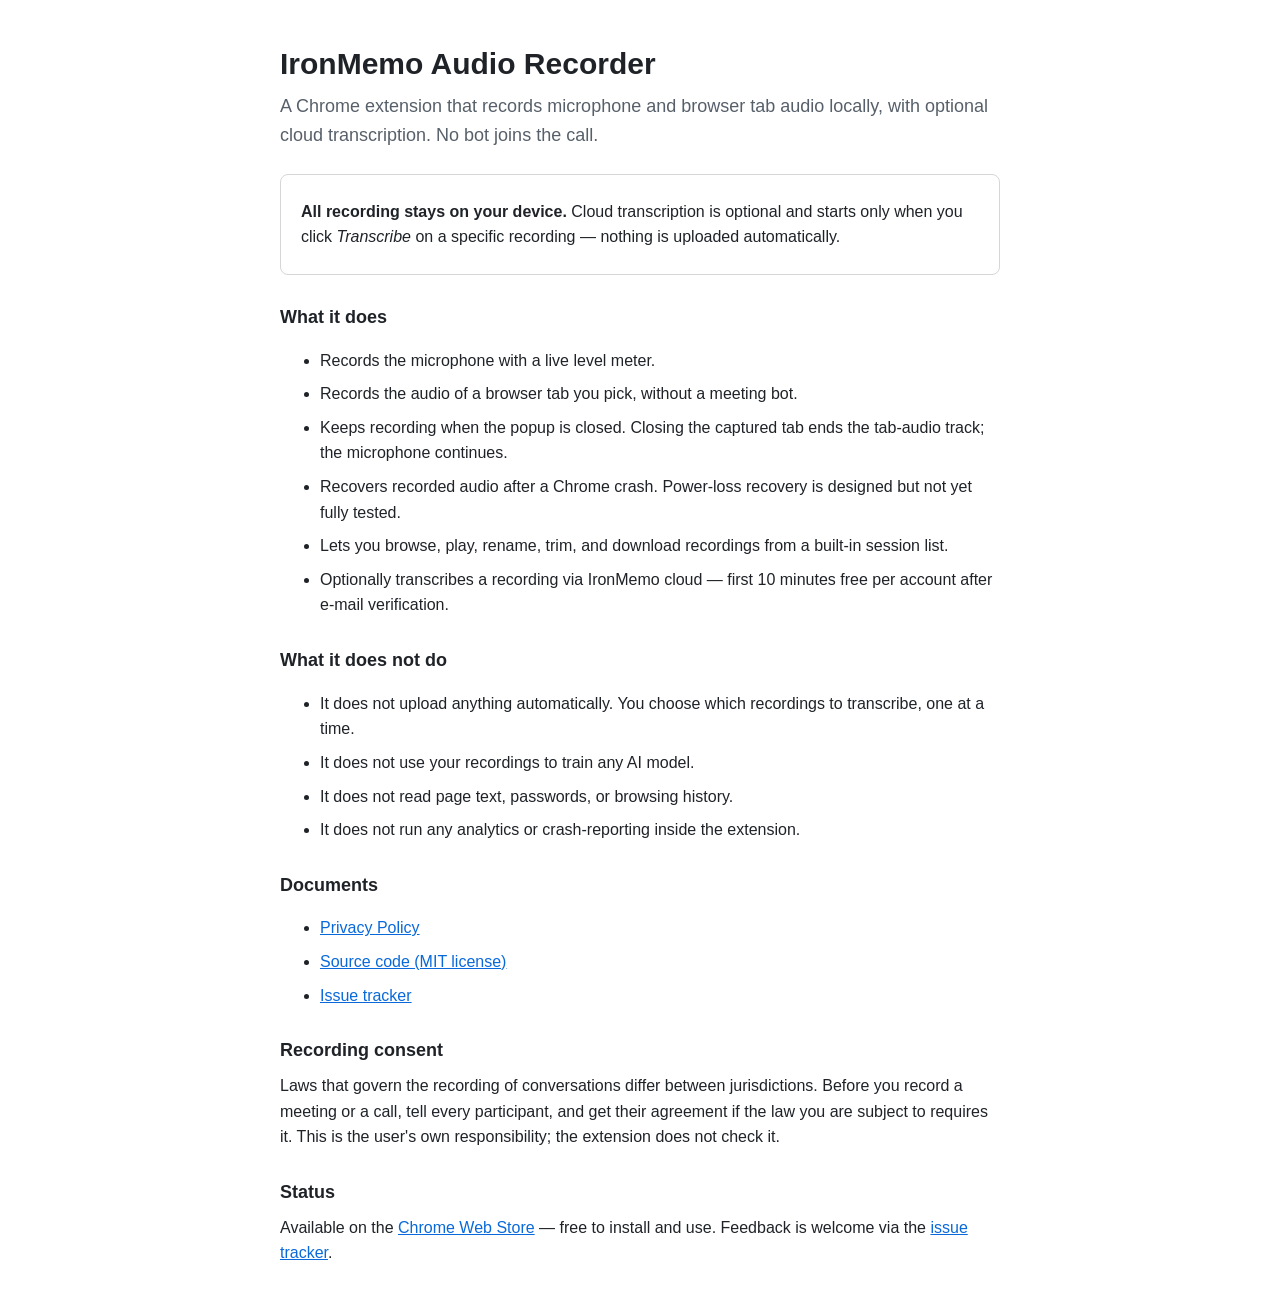
<file: docs/index.html>
<!DOCTYPE html>
<html lang="en">
<head>
<meta charset="utf-8">
<meta name="viewport" content="width=device-width,initial-scale=1">
<title>IronMemo Audio Recorder</title>
<style>
  :root { color-scheme: light dark; }
  html { font: 16px/1.6 -apple-system, "Segoe UI", Roboto, sans-serif; }
  body { max-width: 720px; margin: 40px auto; padding: 0 20px; color: #1f2328; background: #ffffff; }
  @media (prefers-color-scheme: dark) { body { color: #e6e8ee; background: #0f1115; } }
  h1 { font-size: 30px; margin: 0 0 4px; }
  h2 { font-size: 18px; margin: 28px 0 8px; }
  p, li { margin: 8px 0; }
  a { color: #0969da; }
  @media (prefers-color-scheme: dark) { a { color: #4f7cff; } }
  code { background: rgba(120,120,120,.12); padding: 1px 5px; border-radius: 4px; font-size: 14px; }
  .lede { color: #57606a; font-size: 18px; margin: 0 0 24px; }
  @media (prefers-color-scheme: dark) { .lede { color: #97a0b0; } }
  .box { border: 1px solid rgba(120,120,120,.3); border-radius: 8px; padding: 16px 20px; margin: 20px 0; }
</style>
</head>
<body>
<h1>IronMemo Audio Recorder</h1>
<p class="lede">A Chrome extension that records microphone and browser tab audio locally, with optional cloud transcription. No bot joins the call.</p>

<div class="box">
  <p><strong>All recording stays on your device.</strong> Cloud transcription is optional and starts only when you click <em>Transcribe</em> on a specific recording — nothing is uploaded automatically.</p>
</div>

<h2>What it does</h2>
<ul>
  <li>Records the microphone with a live level meter.</li>
  <li>Records the audio of a browser tab you pick, without a meeting bot.</li>
  <li>Keeps recording when the popup is closed. Closing the captured tab ends the tab-audio track; the microphone continues.</li>
  <li>Recovers recorded audio after a Chrome crash. Power-loss recovery is designed but not yet fully tested.</li>
  <li>Lets you browse, play, rename, trim, and download recordings from a built-in session list.</li>
  <li>Optionally transcribes a recording via IronMemo cloud — first 10 minutes free per account after e-mail verification.</li>
</ul>

<h2>What it does not do</h2>
<ul>
  <li>It does not upload anything automatically. You choose which recordings to transcribe, one at a time.</li>
  <li>It does not use your recordings to train any AI model.</li>
  <li>It does not read page text, passwords, or browsing history.</li>
  <li>It does not run any analytics or crash-reporting inside the extension.</li>
</ul>

<h2>Documents</h2>
<ul>
  <li><a href="./privacy-policy.html">Privacy Policy</a></li>
  <li><a href="https://github.com/igorsaevets/ironmemo-recorder">Source code (MIT license)</a></li>
  <li><a href="https://github.com/igorsaevets/ironmemo-recorder/issues">Issue tracker</a></li>
</ul>

<h2>Recording consent</h2>
<p>Laws that govern the recording of conversations differ between jurisdictions. Before you record a meeting or a call, tell every participant, and get their agreement if the law you are subject to requires it. This is the user's own responsibility; the extension does not check it.</p>

<h2>Status</h2>
<p>Available on the <a href="https://chromewebstore.google.com/detail/epnajjfddhbhgabhmcaomfnjhnhjnchd">Chrome Web Store</a> — free to install and use. Feedback is welcome via the <a href="https://github.com/igorsaevets/ironmemo-recorder/issues">issue tracker</a>.</p>
</body>
</html>
</file>
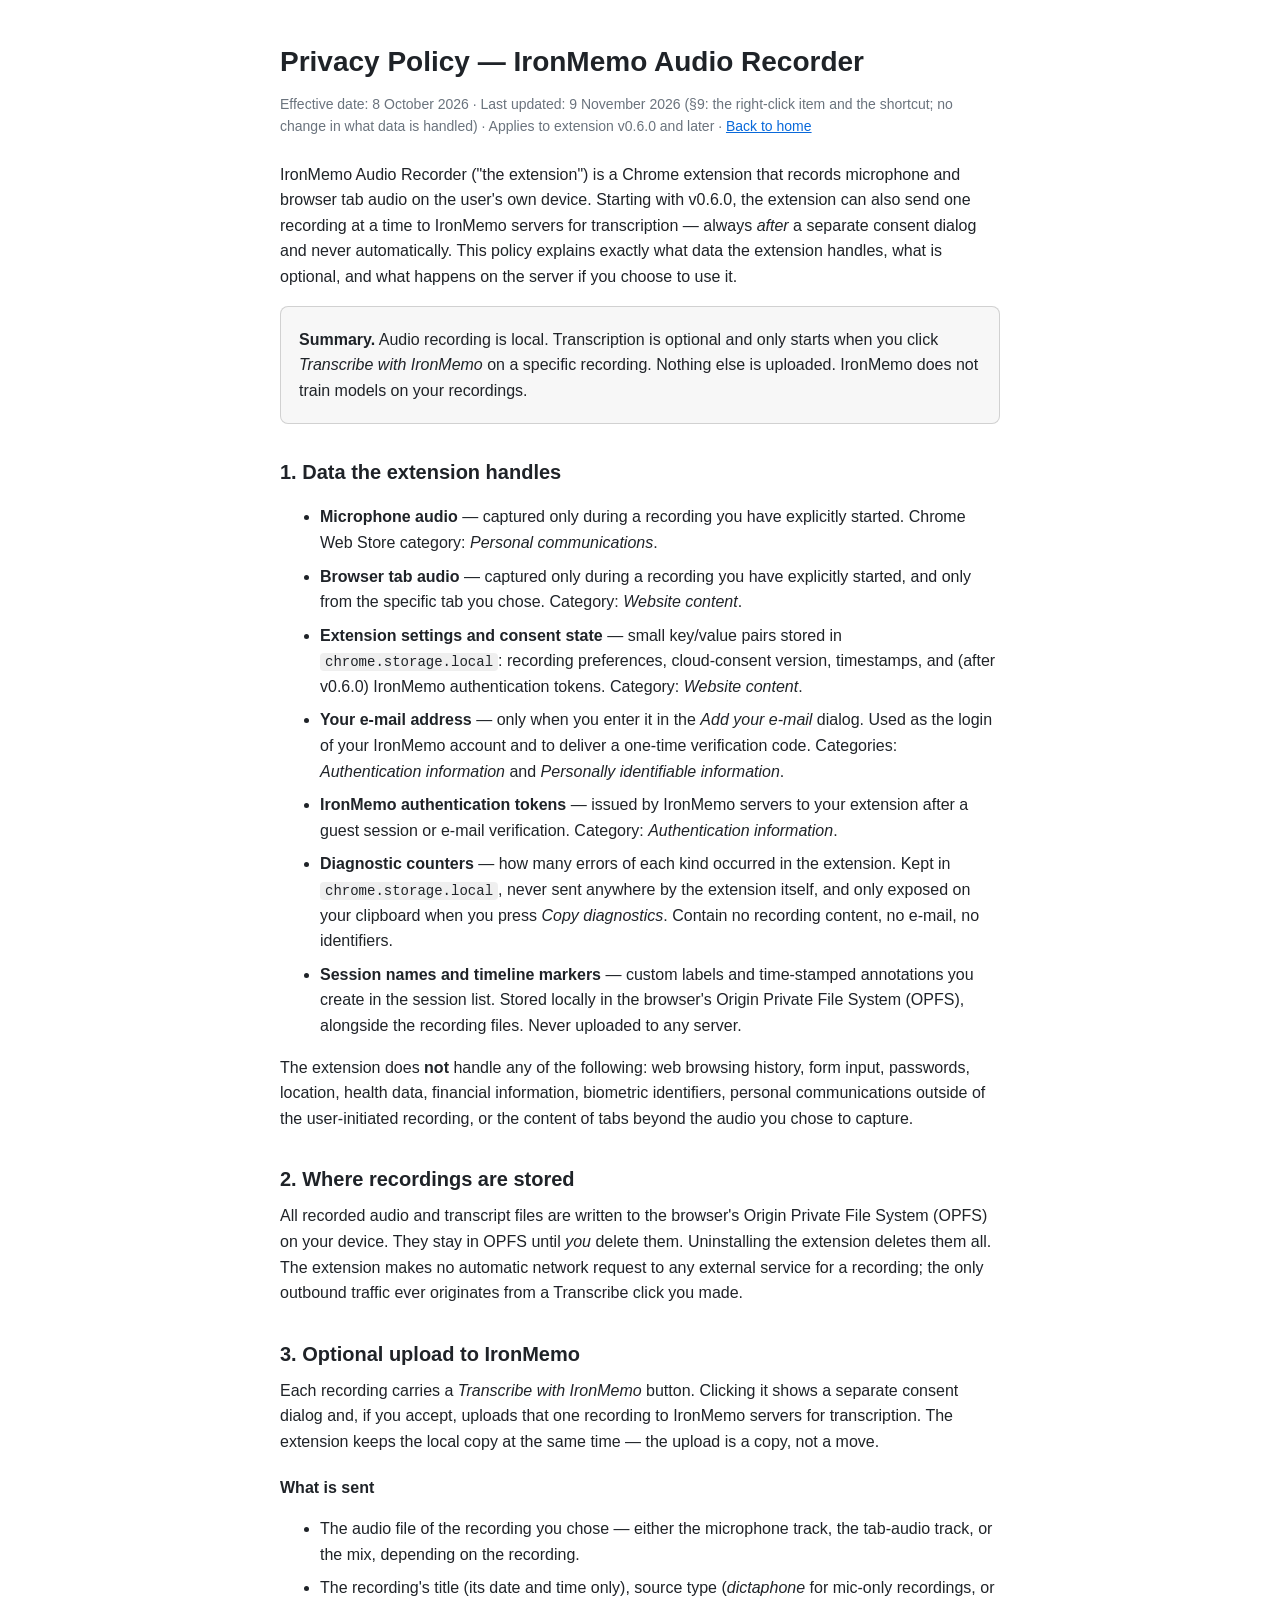
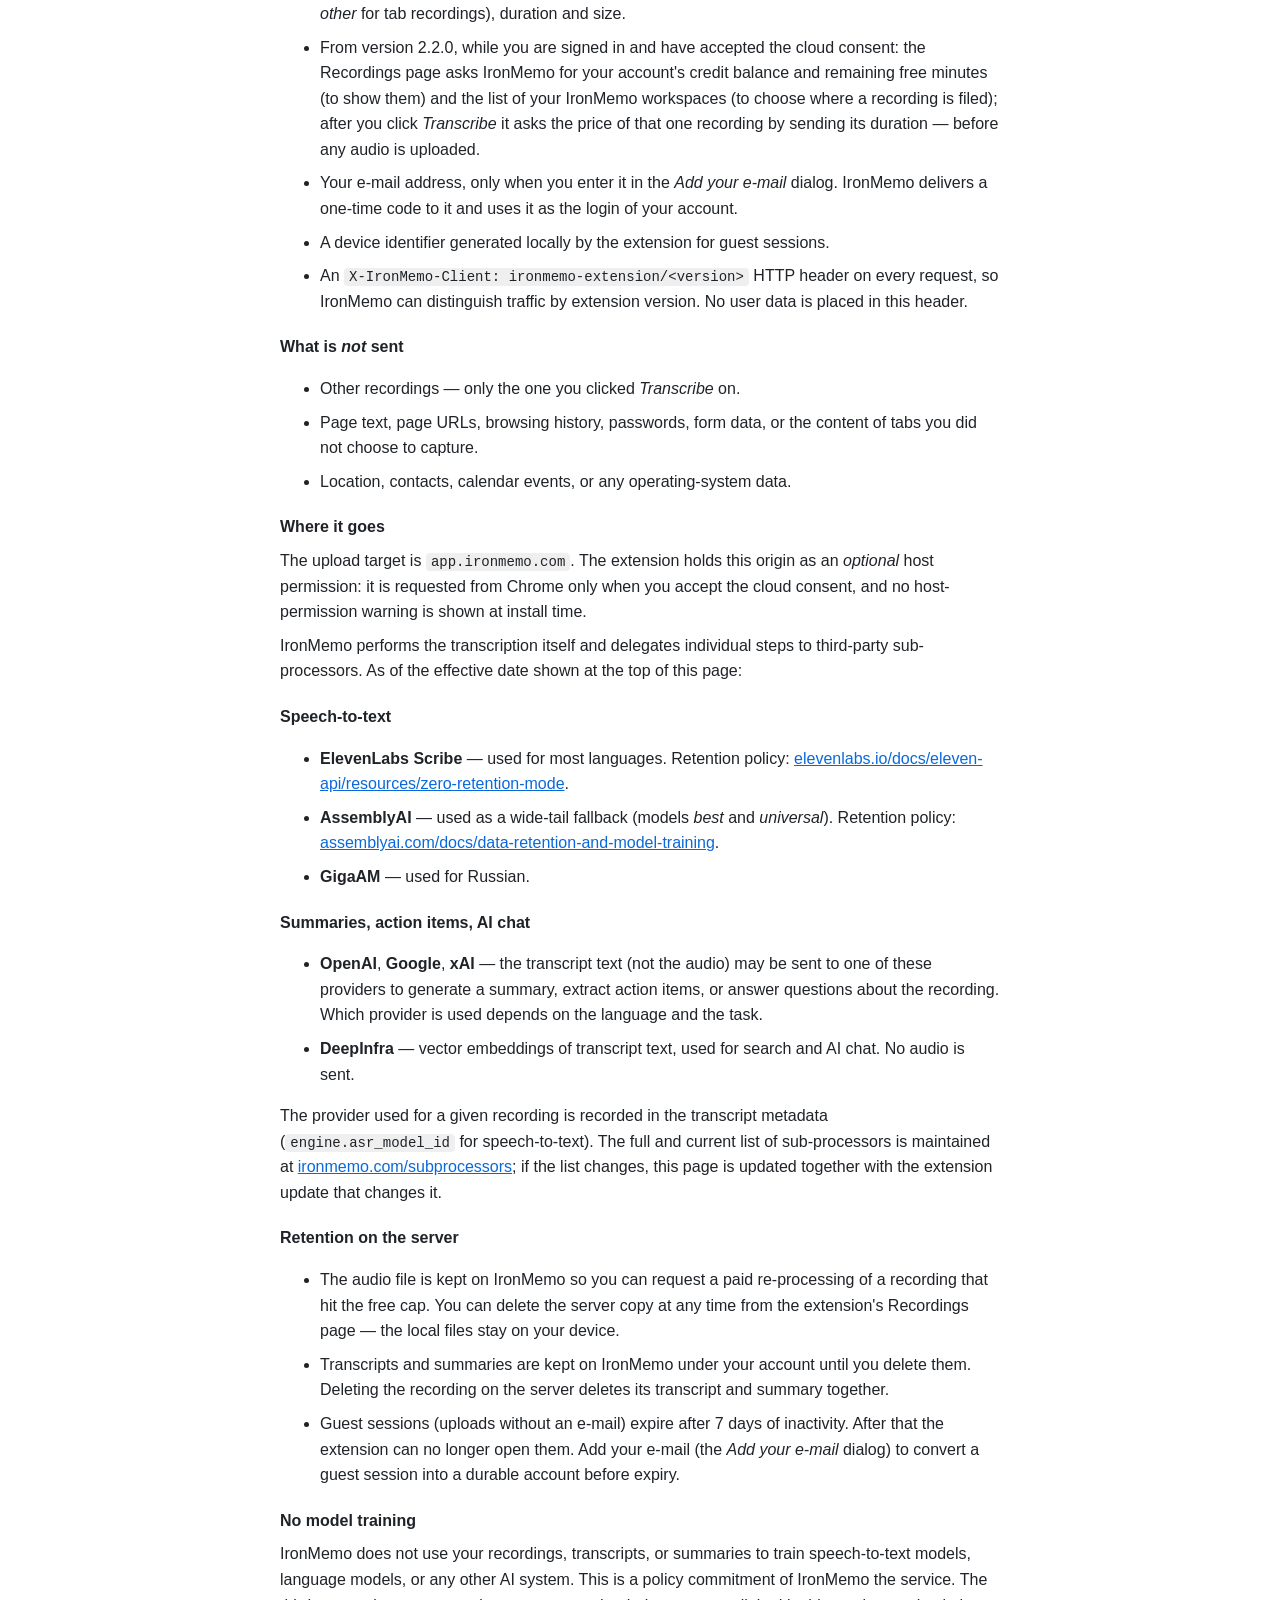
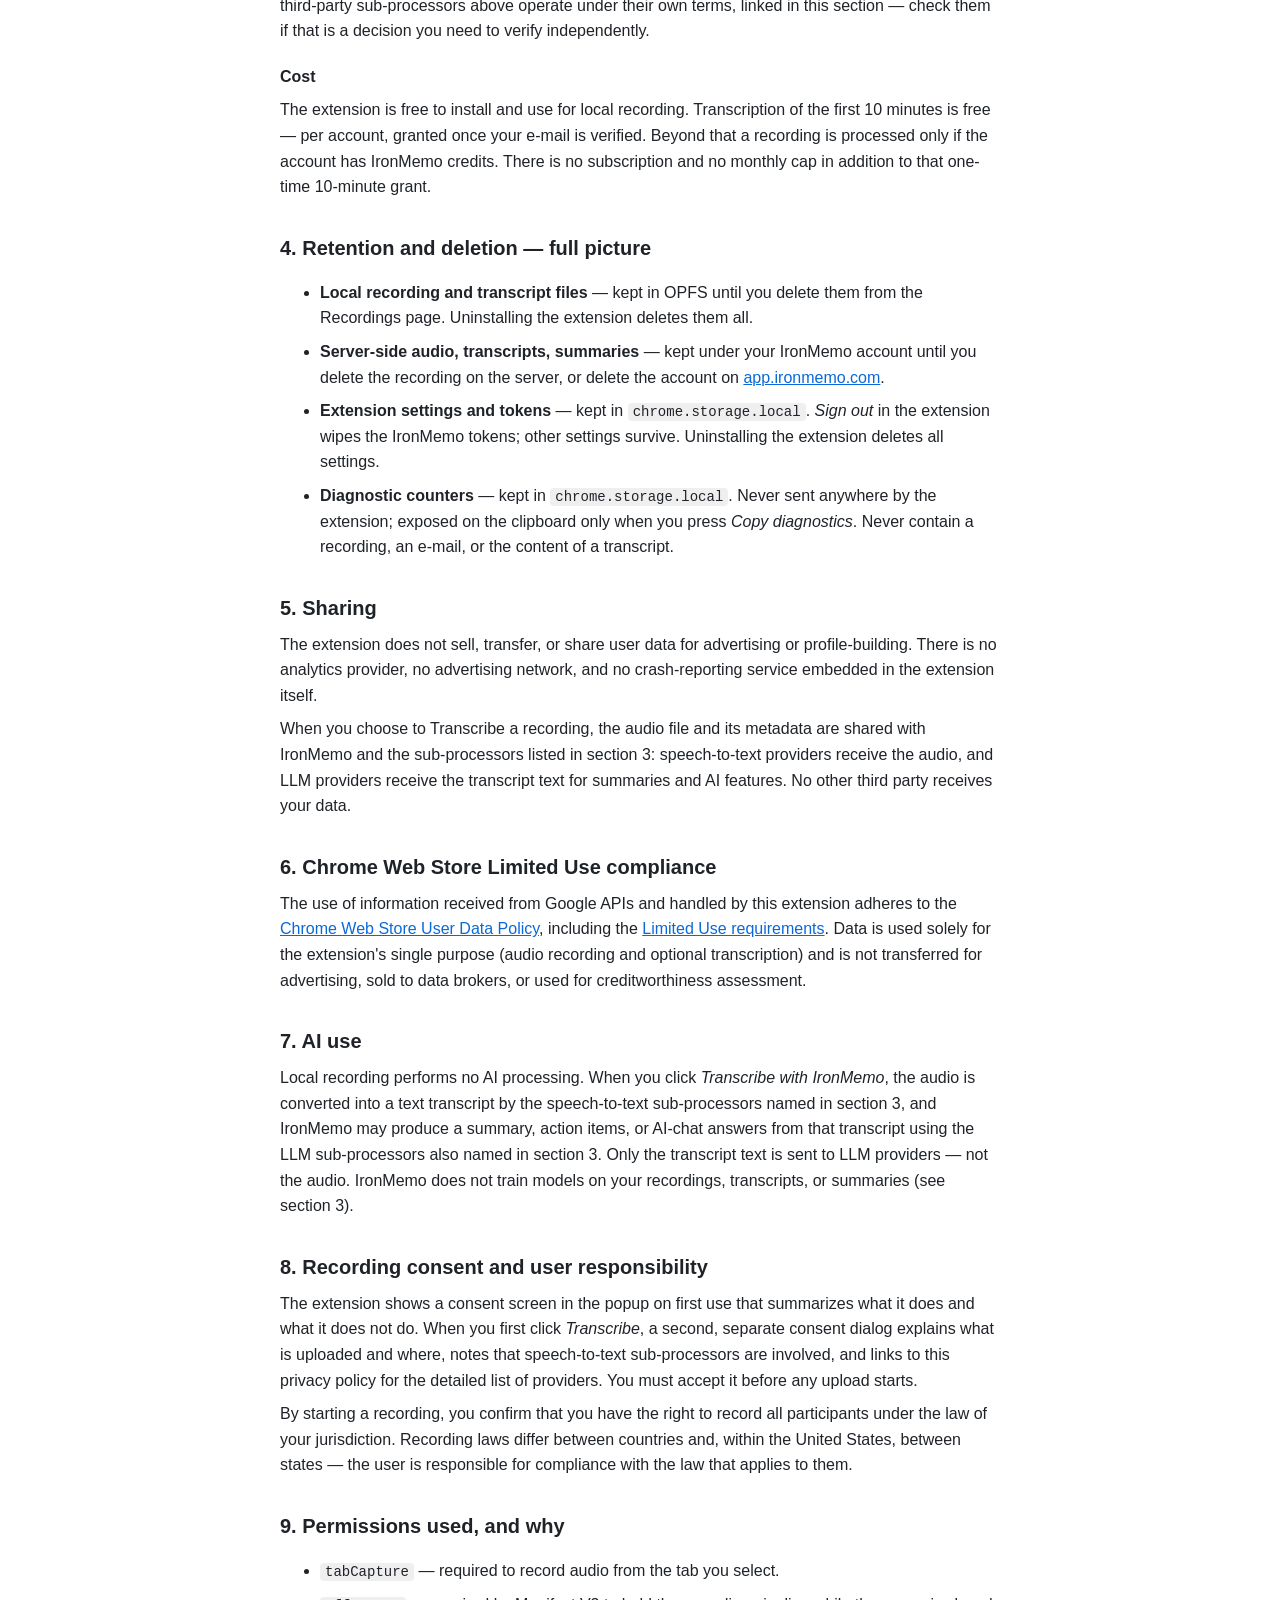
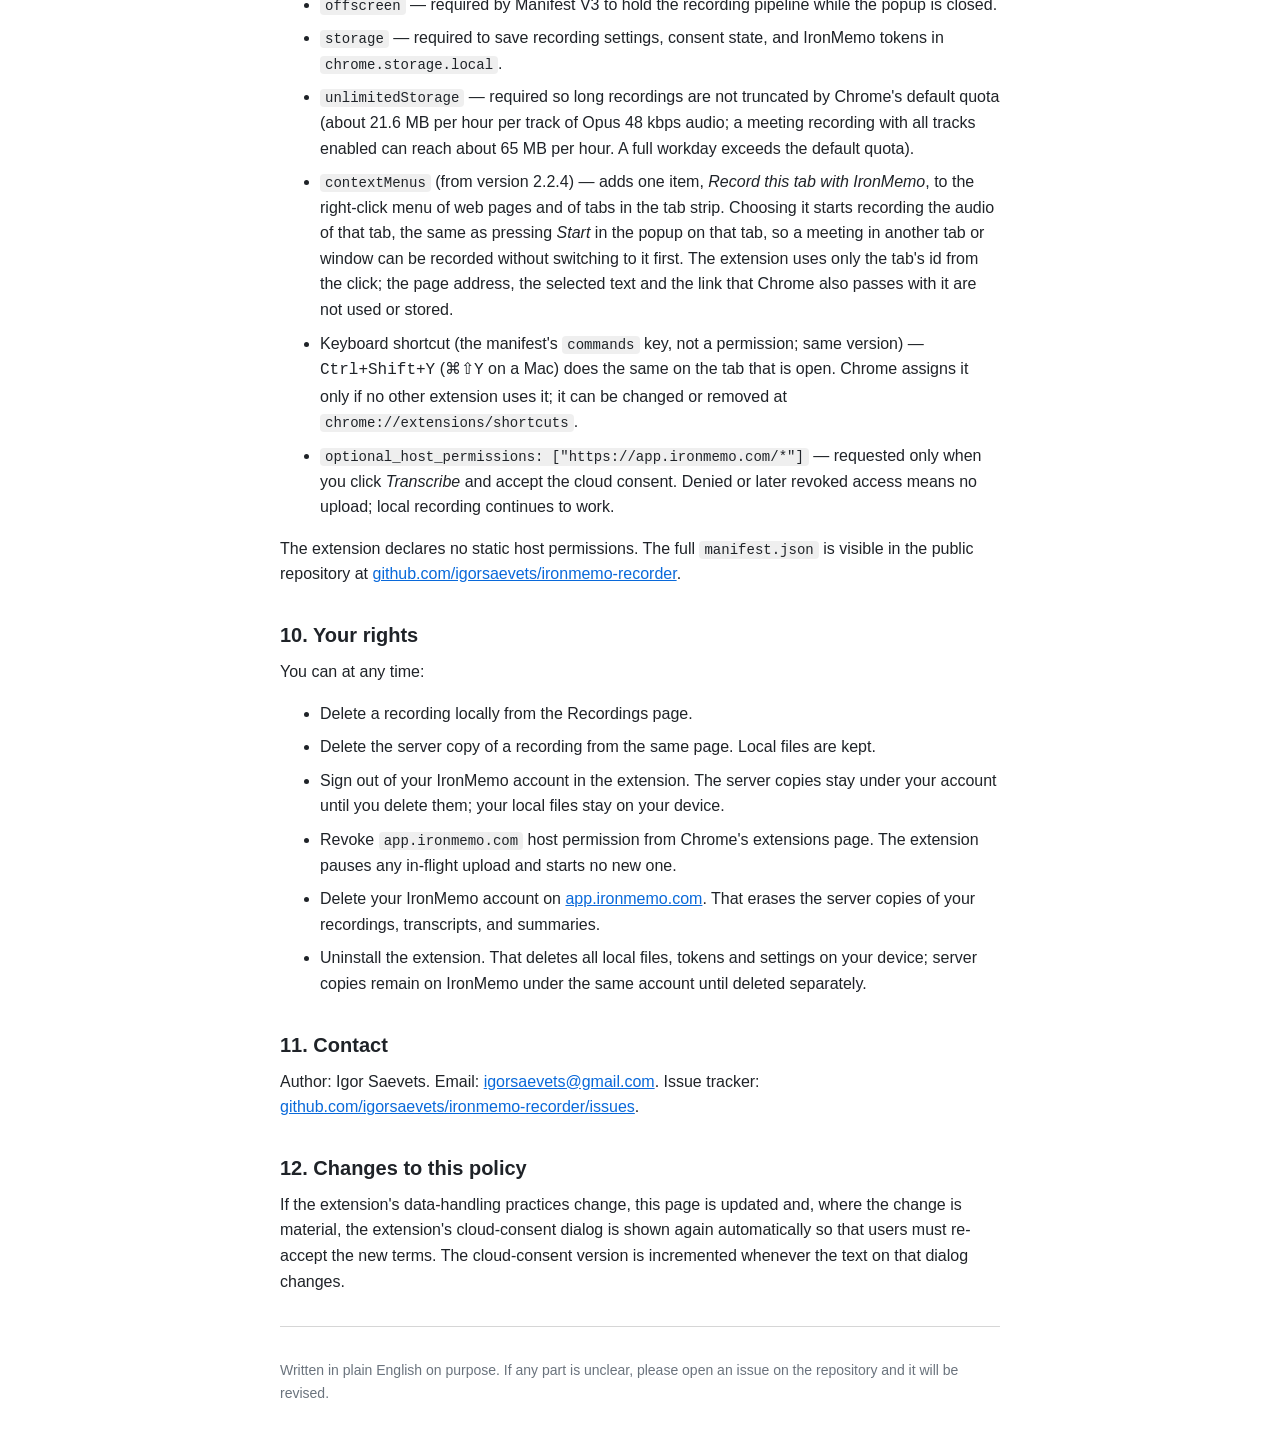
<file: docs/privacy-policy.html>
<!DOCTYPE html>
<html lang="en">
<head>
<meta charset="utf-8">
<meta name="viewport" content="width=device-width,initial-scale=1">
<meta name="robots" content="index,follow">
<title>Privacy Policy — IronMemo Audio Recorder</title>
<style>
  :root { color-scheme: light dark; }
  html { font: 16px/1.6 -apple-system, "Segoe UI", Roboto, sans-serif; }
  body { max-width: 720px; margin: 40px auto; padding: 0 20px; color: #1f2328; background: #ffffff; }
  @media (prefers-color-scheme: dark) { body { color: #e6e8ee; background: #0f1115; } }
  h1 { font-size: 28px; margin: 0 0 8px; }
  h2 { font-size: 20px; margin: 32px 0 8px; }
  h3 { font-size: 16px; margin: 20px 0 6px; }
  p, li { margin: 8px 0; }
  code { background: rgba(120,120,120,.12); padding: 1px 5px; border-radius: 4px; font-size: 14px; }
  .meta { color: #6a737d; font-size: 14px; margin-bottom: 24px; }
  a { color: #0969da; }
  @media (prefers-color-scheme: dark) { a { color: #4f7cff; } }
  hr { border: 0; border-top: 1px solid rgba(120,120,120,.3); margin: 32px 0; }
  .box { border: 1px solid rgba(120,120,120,.3); border-radius: 8px; padding: 12px 18px; margin: 16px 0; background: rgba(120,120,120,.06); }
</style>
</head>
<body>
<h1>Privacy Policy — IronMemo Audio Recorder</h1>
<p class="meta">Effective date: 8 October 2026 · Last updated: 9 November 2026 (§9: the right-click item and the shortcut; no change in what data is handled) · Applies to extension v0.6.0 and later · <a href="./">Back to home</a></p>

<p>IronMemo Audio Recorder ("the extension") is a Chrome extension that records microphone and browser tab audio on the user's own device. Starting with v0.6.0, the extension can also send one recording at a time to IronMemo servers for transcription — always <em>after</em> a separate consent dialog and never automatically. This policy explains exactly what data the extension handles, what is optional, and what happens on the server if you choose to use it.</p>

<div class="box">
<p><strong>Summary.</strong> Audio recording is local. Transcription is optional and only starts when you click <em>Transcribe with IronMemo</em> on a specific recording. Nothing else is uploaded. IronMemo does not train models on your recordings.</p>
</div>

<h2>1. Data the extension handles</h2>
<ul>
  <li><strong>Microphone audio</strong> — captured only during a recording you have explicitly started. Chrome Web Store category: <em>Personal communications</em>.</li>
  <li><strong>Browser tab audio</strong> — captured only during a recording you have explicitly started, and only from the specific tab you chose. Category: <em>Website content</em>.</li>
  <li><strong>Extension settings and consent state</strong> — small key/value pairs stored in <code>chrome.storage.local</code>: recording preferences, cloud-consent version, timestamps, and (after v0.6.0) IronMemo authentication tokens. Category: <em>Website content</em>.</li>
  <li><strong>Your e-mail address</strong> — only when you enter it in the <em>Add your e-mail</em> dialog. Used as the login of your IronMemo account and to deliver a one-time verification code. Categories: <em>Authentication information</em> and <em>Personally identifiable information</em>.</li>
  <li><strong>IronMemo authentication tokens</strong> — issued by IronMemo servers to your extension after a guest session or e-mail verification. Category: <em>Authentication information</em>.</li>
  <li><strong>Diagnostic counters</strong> — how many errors of each kind occurred in the extension. Kept in <code>chrome.storage.local</code>, never sent anywhere by the extension itself, and only exposed on your clipboard when you press <em>Copy diagnostics</em>. Contain no recording content, no e-mail, no identifiers.</li>
  <li><strong>Session names and timeline markers</strong> — custom labels and time-stamped annotations you create in the session list. Stored locally in the browser's Origin Private File System (OPFS), alongside the recording files. Never uploaded to any server.</li>
</ul>

<p>The extension does <strong>not</strong> handle any of the following: web browsing history, form input, passwords, location, health data, financial information, biometric identifiers, personal communications outside of the user-initiated recording, or the content of tabs beyond the audio you chose to capture.</p>

<h2>2. Where recordings are stored</h2>
<p>All recorded audio and transcript files are written to the browser's Origin Private File System (OPFS) on your device. They stay in OPFS until <em>you</em> delete them. Uninstalling the extension deletes them all. The extension makes no automatic network request to any external service for a recording; the only outbound traffic ever originates from a Transcribe click you made.</p>

<h2>3. Optional upload to IronMemo</h2>

<p>Each recording carries a <em>Transcribe with IronMemo</em> button. Clicking it shows a separate consent dialog and, if you accept, uploads that one recording to IronMemo servers for transcription. The extension keeps the local copy at the same time — the upload is a copy, not a move.</p>

<h3>What is sent</h3>
<ul>
  <li>The audio file of the recording you chose — either the microphone track, the tab-audio track, or the mix, depending on the recording.</li>
  <li>The recording's title (its date and time only), source type (<em>dictaphone</em> for mic-only recordings, or <em>other</em> for tab recordings), duration and size.</li>
  <li>From version 2.2.0, while you are signed in and have accepted the cloud consent: the Recordings page asks IronMemo for your account's credit balance and remaining free minutes (to show them) and the list of your IronMemo workspaces (to choose where a recording is filed); after you click <em>Transcribe</em> it asks the price of that one recording by sending its duration — before any audio is uploaded.</li>
  <li>Your e-mail address, only when you enter it in the <em>Add your e-mail</em> dialog. IronMemo delivers a one-time code to it and uses it as the login of your account.</li>
  <li>A device identifier generated locally by the extension for guest sessions.</li>
  <li>An <code>X-IronMemo-Client: ironmemo-extension/&lt;version&gt;</code> HTTP header on every request, so IronMemo can distinguish traffic by extension version. No user data is placed in this header.</li>
</ul>

<h3>What is <em>not</em> sent</h3>
<ul>
  <li>Other recordings — only the one you clicked <em>Transcribe</em> on.</li>
  <li>Page text, page URLs, browsing history, passwords, form data, or the content of tabs you did not choose to capture.</li>
  <li>Location, contacts, calendar events, or any operating-system data.</li>
</ul>

<h3>Where it goes</h3>
<p>The upload target is <code>app.ironmemo.com</code>. The extension holds this origin as an <em>optional</em> host permission: it is requested from Chrome only when you accept the cloud consent, and no host-permission warning is shown at install time.</p>

<p>IronMemo performs the transcription itself and delegates individual steps to third-party sub-processors. As of the effective date shown at the top of this page:</p>

<h3>Speech-to-text</h3>
<ul>
  <li><strong>ElevenLabs Scribe</strong> — used for most languages. Retention policy: <a href="https://elevenlabs.io/docs/eleven-api/resources/zero-retention-mode">elevenlabs.io/docs/eleven-api/resources/zero-retention-mode</a>.</li>
  <li><strong>AssemblyAI</strong> — used as a wide-tail fallback (models <em>best</em> and <em>universal</em>). Retention policy: <a href="https://www.assemblyai.com/docs/data-retention-and-model-training">assemblyai.com/docs/data-retention-and-model-training</a>.</li>
  <li><strong>GigaAM</strong> — used for Russian.</li>
</ul>

<h3>Summaries, action items, AI chat</h3>
<ul>
  <li><strong>OpenAI</strong>, <strong>Google</strong>, <strong>xAI</strong> — the transcript text (not the audio) may be sent to one of these providers to generate a summary, extract action items, or answer questions about the recording. Which provider is used depends on the language and the task.</li>
  <li><strong>DeepInfra</strong> — vector embeddings of transcript text, used for search and AI chat. No audio is sent.</li>
</ul>

<p>The provider used for a given recording is recorded in the transcript metadata (<code>engine.asr_model_id</code> for speech-to-text). The full and current list of sub-processors is maintained at <a href="https://ironmemo.com/subprocessors">ironmemo.com/subprocessors</a>; if the list changes, this page is updated together with the extension update that changes it.</p>

<h3>Retention on the server</h3>
<ul>
  <li>The audio file is kept on IronMemo so you can request a paid re-processing of a recording that hit the free cap. You can delete the server copy at any time from the extension's Recordings page — the local files stay on your device.</li>
  <li>Transcripts and summaries are kept on IronMemo under your account until you delete them. Deleting the recording on the server deletes its transcript and summary together.</li>
  <li>Guest sessions (uploads without an e-mail) expire after 7 days of inactivity. After that the extension can no longer open them. Add your e-mail (the <em>Add your e-mail</em> dialog) to convert a guest session into a durable account before expiry.</li>
</ul>

<h3>No model training</h3>
<p>IronMemo does not use your recordings, transcripts, or summaries to train speech-to-text models, language models, or any other AI system. This is a policy commitment of IronMemo the service. The third-party sub-processors above operate under their own terms, linked in this section — check them if that is a decision you need to verify independently.</p>

<h3>Cost</h3>
<p>The extension is free to install and use for local recording. Transcription of the first 10 minutes is free — per account, granted once your e-mail is verified. Beyond that a recording is processed only if the account has IronMemo credits. There is no subscription and no monthly cap in addition to that one-time 10-minute grant.</p>

<h2>4. Retention and deletion — full picture</h2>
<ul>
  <li><strong>Local recording and transcript files</strong> — kept in OPFS until you delete them from the Recordings page. Uninstalling the extension deletes them all.</li>
  <li><strong>Server-side audio, transcripts, summaries</strong> — kept under your IronMemo account until you delete the recording on the server, or delete the account on <a href="https://app.ironmemo.com">app.ironmemo.com</a>.</li>
  <li><strong>Extension settings and tokens</strong> — kept in <code>chrome.storage.local</code>. <em>Sign out</em> in the extension wipes the IronMemo tokens; other settings survive. Uninstalling the extension deletes all settings.</li>
  <li><strong>Diagnostic counters</strong> — kept in <code>chrome.storage.local</code>. Never sent anywhere by the extension; exposed on the clipboard only when you press <em>Copy diagnostics</em>. Never contain a recording, an e-mail, or the content of a transcript.</li>
</ul>

<h2>5. Sharing</h2>
<p>The extension does not sell, transfer, or share user data for advertising or profile-building. There is no analytics provider, no advertising network, and no crash-reporting service embedded in the extension itself.</p>

<p>When you choose to Transcribe a recording, the audio file and its metadata are shared with IronMemo and the sub-processors listed in section 3: speech-to-text providers receive the audio, and LLM providers receive the transcript text for summaries and AI features. No other third party receives your data.</p>

<h2>6. Chrome Web Store Limited Use compliance</h2>
<p>The use of information received from Google APIs and handled by this extension adheres to the <a href="https://developer.chrome.com/docs/webstore/program-policies/policies">Chrome Web Store User Data Policy</a>, including the <a href="https://developer.chrome.com/docs/webstore/program-policies/limited-use">Limited Use requirements</a>. Data is used solely for the extension's single purpose (audio recording and optional transcription) and is not transferred for advertising, sold to data brokers, or used for creditworthiness assessment.</p>

<h2>7. AI use</h2>
<p>Local recording performs no AI processing. When you click <em>Transcribe with IronMemo</em>, the audio is converted into a text transcript by the speech-to-text sub-processors named in section 3, and IronMemo may produce a summary, action items, or AI-chat answers from that transcript using the LLM sub-processors also named in section 3. Only the transcript text is sent to LLM providers — not the audio. IronMemo does not train models on your recordings, transcripts, or summaries (see section 3).</p>

<h2>8. Recording consent and user responsibility</h2>
<p>The extension shows a consent screen in the popup on first use that summarizes what it does and what it does not do. When you first click <em>Transcribe</em>, a second, separate consent dialog explains what is uploaded and where, notes that speech-to-text sub-processors are involved, and links to this privacy policy for the detailed list of providers. You must accept it before any upload starts.</p>
<p>By starting a recording, you confirm that you have the right to record all participants under the law of your jurisdiction. Recording laws differ between countries and, within the United States, between states — the user is responsible for compliance with the law that applies to them.</p>

<h2>9. Permissions used, and why</h2>
<ul>
  <li><code>tabCapture</code> — required to record audio from the tab you select.</li>
  <li><code>offscreen</code> — required by Manifest V3 to hold the recording pipeline while the popup is closed.</li>
  <li><code>storage</code> — required to save recording settings, consent state, and IronMemo tokens in <code>chrome.storage.local</code>.</li>
  <li><code>unlimitedStorage</code> — required so long recordings are not truncated by Chrome's default quota (about 21.6 MB per hour per track of Opus 48 kbps audio; a meeting recording with all tracks enabled can reach about 65 MB per hour. A full workday exceeds the default quota).</li>
  <li><code>contextMenus</code> (from version 2.2.4) — adds one item, <em>Record this tab with IronMemo</em>, to the right-click menu of web pages and of tabs in the tab strip. Choosing it starts recording the audio of that tab, the same as pressing <em>Start</em> in the popup on that tab, so a meeting in another tab or window can be recorded without switching to it first. The extension uses only the tab's id from the click; the page address, the selected text and the link that Chrome also passes with it are not used or stored.</li>
  <li>Keyboard shortcut (the manifest's <code>commands</code> key, not a permission; same version) — <kbd>Ctrl+Shift+Y</kbd> (<kbd>⌘⇧Y</kbd> on a Mac) does the same on the tab that is open. Chrome assigns it only if no other extension uses it; it can be changed or removed at <code>chrome://extensions/shortcuts</code>.</li>
  <li><code>optional_host_permissions: ["https://app.ironmemo.com/*"]</code> — requested only when you click <em>Transcribe</em> and accept the cloud consent. Denied or later revoked access means no upload; local recording continues to work.</li>
</ul>

<p>The extension declares no static host permissions. The full <code>manifest.json</code> is visible in the public repository at <a href="https://github.com/igorsaevets/ironmemo-recorder">github.com/igorsaevets/ironmemo-recorder</a>.</p>

<h2>10. Your rights</h2>
<p>You can at any time:</p>
<ul>
  <li>Delete a recording locally from the Recordings page.</li>
  <li>Delete the server copy of a recording from the same page. Local files are kept.</li>
  <li>Sign out of your IronMemo account in the extension. The server copies stay under your account until you delete them; your local files stay on your device.</li>
  <li>Revoke <code>app.ironmemo.com</code> host permission from Chrome's extensions page. The extension pauses any in-flight upload and starts no new one.</li>
  <li>Delete your IronMemo account on <a href="https://app.ironmemo.com">app.ironmemo.com</a>. That erases the server copies of your recordings, transcripts, and summaries.</li>
  <li>Uninstall the extension. That deletes all local files, tokens and settings on your device; server copies remain on IronMemo under the same account until deleted separately.</li>
</ul>

<h2>11. Contact</h2>
<p>Author: Igor Saevets. Email: <a href="mailto:igorsaevets@gmail.com">igorsaevets@gmail.com</a>. Issue tracker: <a href="https://github.com/igorsaevets/ironmemo-recorder/issues">github.com/igorsaevets/ironmemo-recorder/issues</a>.</p>

<h2>12. Changes to this policy</h2>
<p>If the extension's data-handling practices change, this page is updated and, where the change is material, the extension's cloud-consent dialog is shown again automatically so that users must re-accept the new terms. The cloud-consent version is incremented whenever the text on that dialog changes.</p>

<hr>
<p class="meta">Written in plain English on purpose. If any part is unclear, please open an issue on the repository and it will be revised.</p>
</body>
</html>
</file>
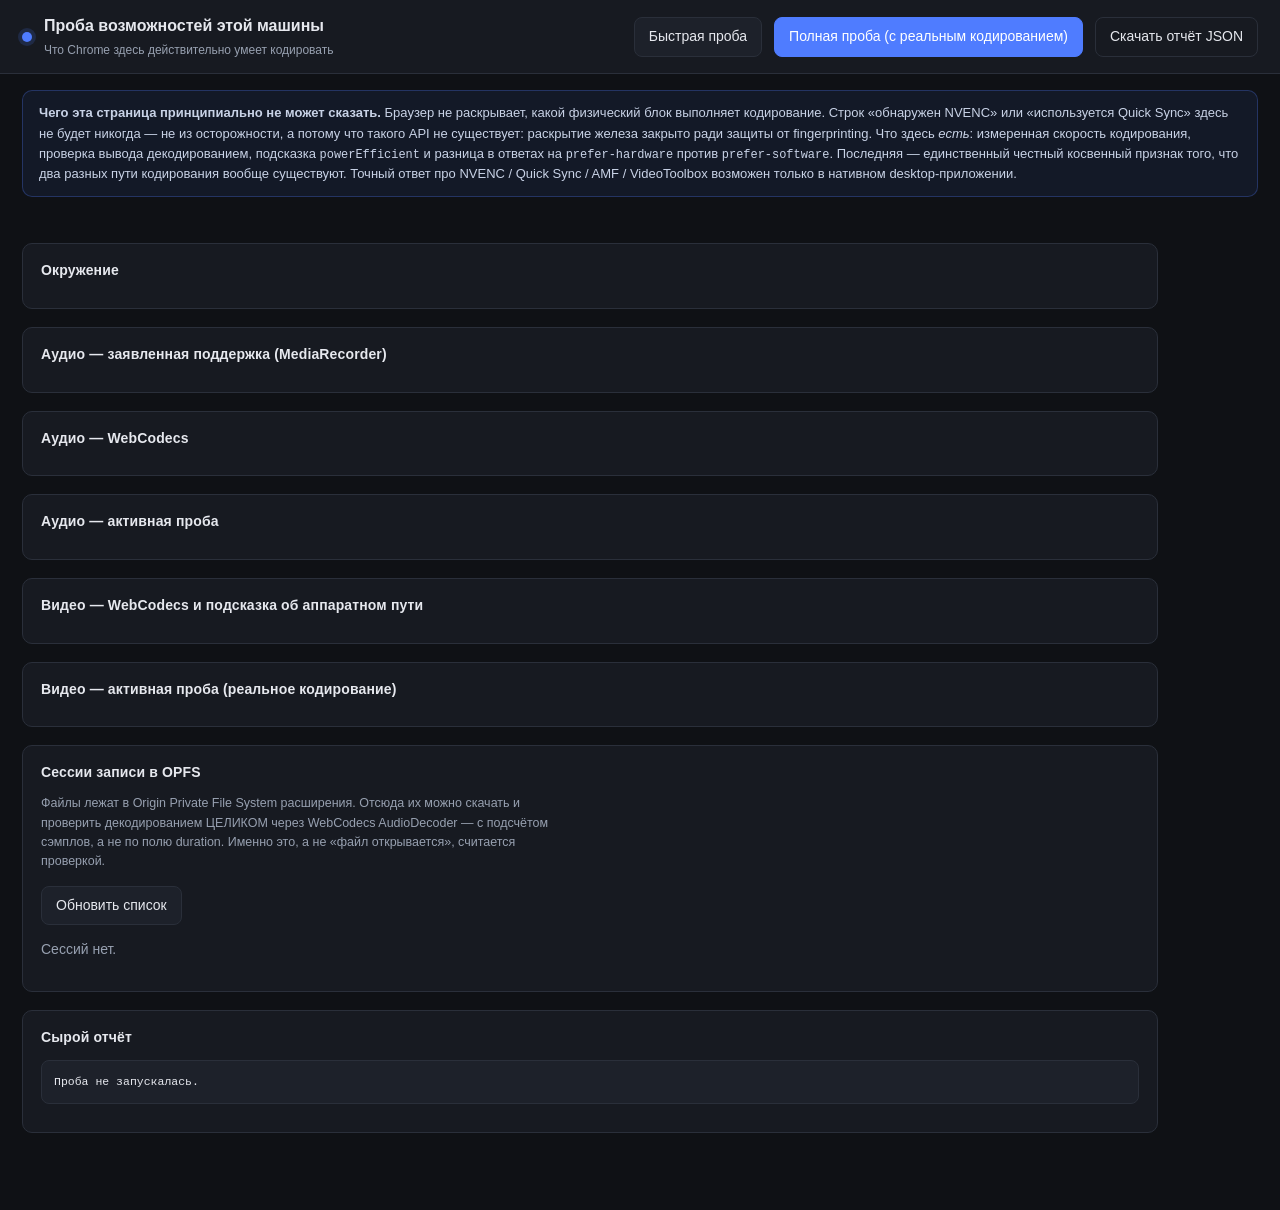
<file: apps/extension-audio/src/lab/lab.html>
<!DOCTYPE html>
<html lang="ru">
<head>
  <meta charset="utf-8">
  <title>IronMemo Recorder — проба возможностей</title>
  <link rel="stylesheet" href="../options/options.css">
  <style>
    .lab { padding: 20px 22px 60px; max-width: 1180px; }
    table { width: 100%; border-collapse: collapse; font-size: 12.5px; margin-top: 10px; }
    th, td { text-align: left; padding: 6px 9px; border-bottom: 1px solid var(--line); }
    th { color: var(--muted); font-weight: 500; font-size: 11.5px; text-transform: uppercase; letter-spacing: .04em; }
    td.num { text-align: right; font-variant-numeric: tabular-nums; }
    .pill { padding: 2px 8px; border-radius: 999px; font-size: 11px; border: 1px solid var(--line); }
    .pill.REALTIME_OK { color: var(--ok);    border-color: rgba(70,192,138,.45); }
    .pill.VALIDATED   { color: #8fd4ff;      border-color: rgba(143,212,255,.4); }
    .pill.MEASURED    { color: var(--warn);  border-color: rgba(240,162,56,.45); }
    .pill.DECLARED    { color: var(--muted); }
    .pill.UNSUPPORTED { color: var(--error); border-color: rgba(239,95,107,.45); }
    .yes { color: var(--ok); } .no { color: #6f7787; }
    #progress { font-size: 12.5px; color: var(--muted); min-height: 18px; margin-top: 8px; }
    pre { background: var(--panel-2); border: 1px solid var(--line); border-radius: 8px;
          padding: 12px; overflow: auto; max-height: 460px; font-size: 11.5px; }
  </style>
</head>
<body>
  <header class="topbar">
    <div class="brand">
      <span class="dot"></span>
      <div>
        <h1>Проба возможностей этой машины</h1>
        <p class="sub">Что Chrome здесь действительно умеет кодировать</p>
      </div>
    </div>
    <div class="topbar-actions">
      <button id="runFast" class="btn">Быстрая проба</button>
      <button id="runFull" class="btn primary">Полная проба (с реальным кодированием)</button>
      <button id="download" class="btn ghost" disabled>Скачать отчёт JSON</button>
    </div>
  </header>

  <div class="notice">
    <strong>Чего эта страница принципиально не может сказать.</strong>
    Браузер не раскрывает, какой физический блок выполняет кодирование. Строк «обнаружен NVENC»
    или «используется Quick Sync» здесь не будет никогда — не из осторожности, а потому что
    такого API не существует: раскрытие железа закрыто ради защиты от fingerprinting.
    Что здесь <em>есть</em>: измеренная скорость кодирования, проверка вывода декодированием,
    подсказка <code>powerEfficient</code> и разница в ответах на <code>prefer-hardware</code>
    против <code>prefer-software</code>. Последняя — единственный честный косвенный признак того,
    что два разных пути кодирования вообще существуют. Точный ответ про NVENC / Quick Sync / AMF /
    VideoToolbox возможен только в нативном desktop-приложении.
  </div>

  <main class="lab">
    <div id="progress"></div>

    <section class="card"><h2>Окружение</h2><div id="env"></div></section>
    <section class="card"><h2>Аудио — заявленная поддержка (MediaRecorder)</h2><div id="declAudio"></div></section>
    <section class="card"><h2>Аудио — WebCodecs</h2><div id="wcAudio"></div></section>
    <section class="card"><h2>Аудио — активная проба</h2><div id="actAudio"></div></section>
    <section class="card"><h2>Видео — WebCodecs и подсказка об аппаратном пути</h2><div id="wcVideo"></div></section>
    <section class="card"><h2>Видео — активная проба (реальное кодирование)</h2><div id="actVideo"></div></section>
    <section class="card">
      <h2>Сессии записи в OPFS</h2>
      <p class="why">Файлы лежат в Origin Private File System расширения. Отсюда их можно скачать
        и проверить декодированием ЦЕЛИКОМ через WebCodecs AudioDecoder — с подсчётом сэмплов,
        а не по полю duration. Именно это, а не «файл открывается», считается проверкой.</p>
      <p><button id="refreshSessions" class="btn">Обновить список</button></p>
      <div id="sessions"></div>
    </section>
    <section class="card"><h2>Сырой отчёт</h2><pre id="raw">Проба не запускалась.</pre></section>
  </main>

  <script type="module" src="lab.js"></script>
</body>
</html>
</file>
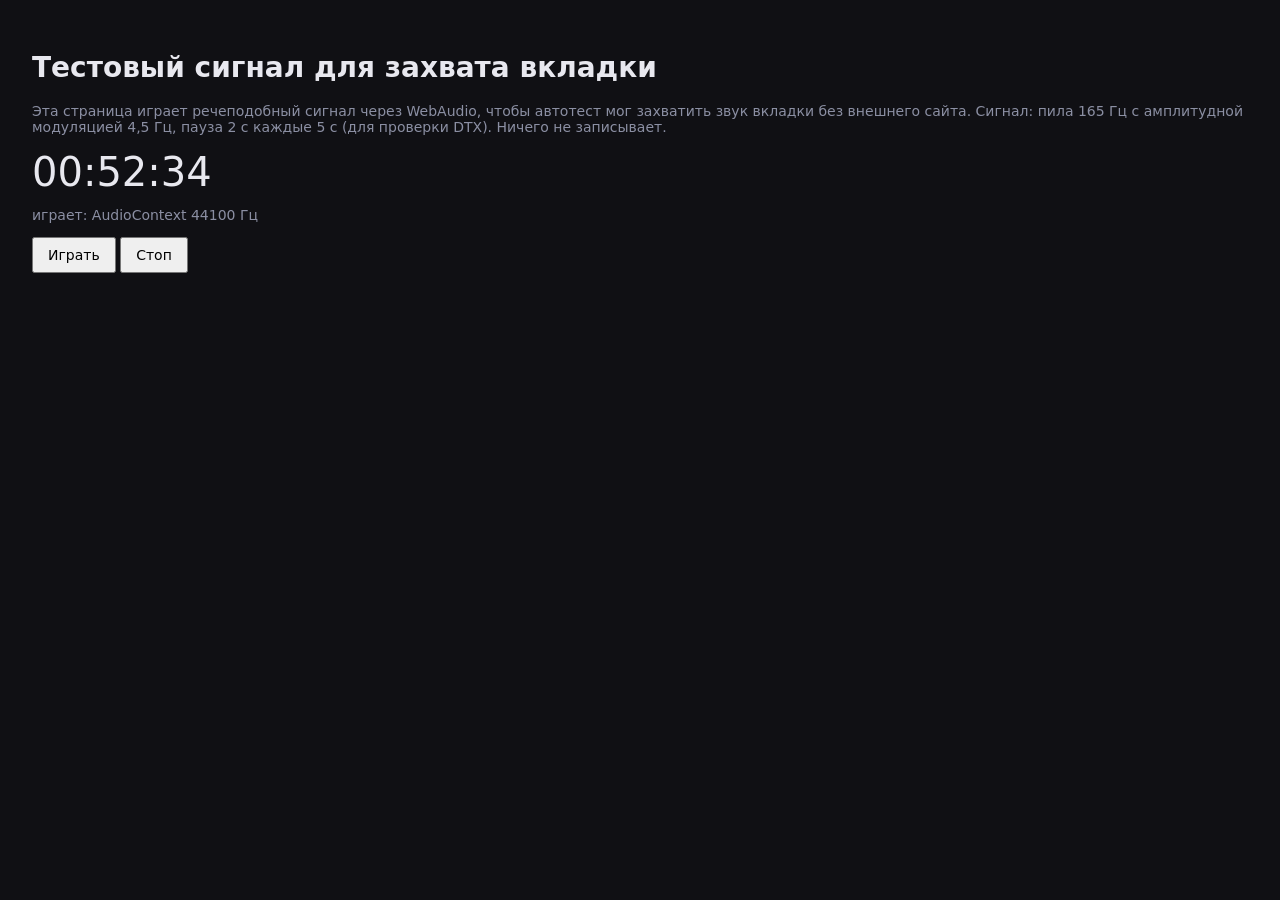
<file: apps/extension-audio/src/lab/tone.html>
<!DOCTYPE html>
<html lang="ru">
<head>
  <meta charset="utf-8">
  <title>IronMemo test tone (tab audio source)</title>
  <style>
    body { font: 14px system-ui, sans-serif; background: #101014; color: #e8e8ef; padding: 24px; }
    .big { font-size: 40px; font-variant-numeric: tabular-nums; margin: 12px 0; }
    .muted { color: #8b8fa3; }
    button { font: inherit; padding: 8px 14px; }
  </style>
</head>
<body>
  <h1>Тестовый сигнал для захвата вкладки</h1>
  <p class="muted">
    Эта страница играет речеподобный сигнал через WebAudio, чтобы автотест мог захватить
    звук вкладки без внешнего сайта. Сигнал: пила 165 Гц с амплитудной модуляцией 4,5 Гц,
    пауза 2 с каждые 5 с (для проверки DTX). Ничего не записывает.
  </p>
  <div class="big" id="clock">—</div>
  <div class="muted" id="state">не запущено</div>
  <p><button id="start">Играть</button> <button id="stop">Стоп</button></p>
  <script type="module" src="tone.js"></script>
</body>
</html>
</file>
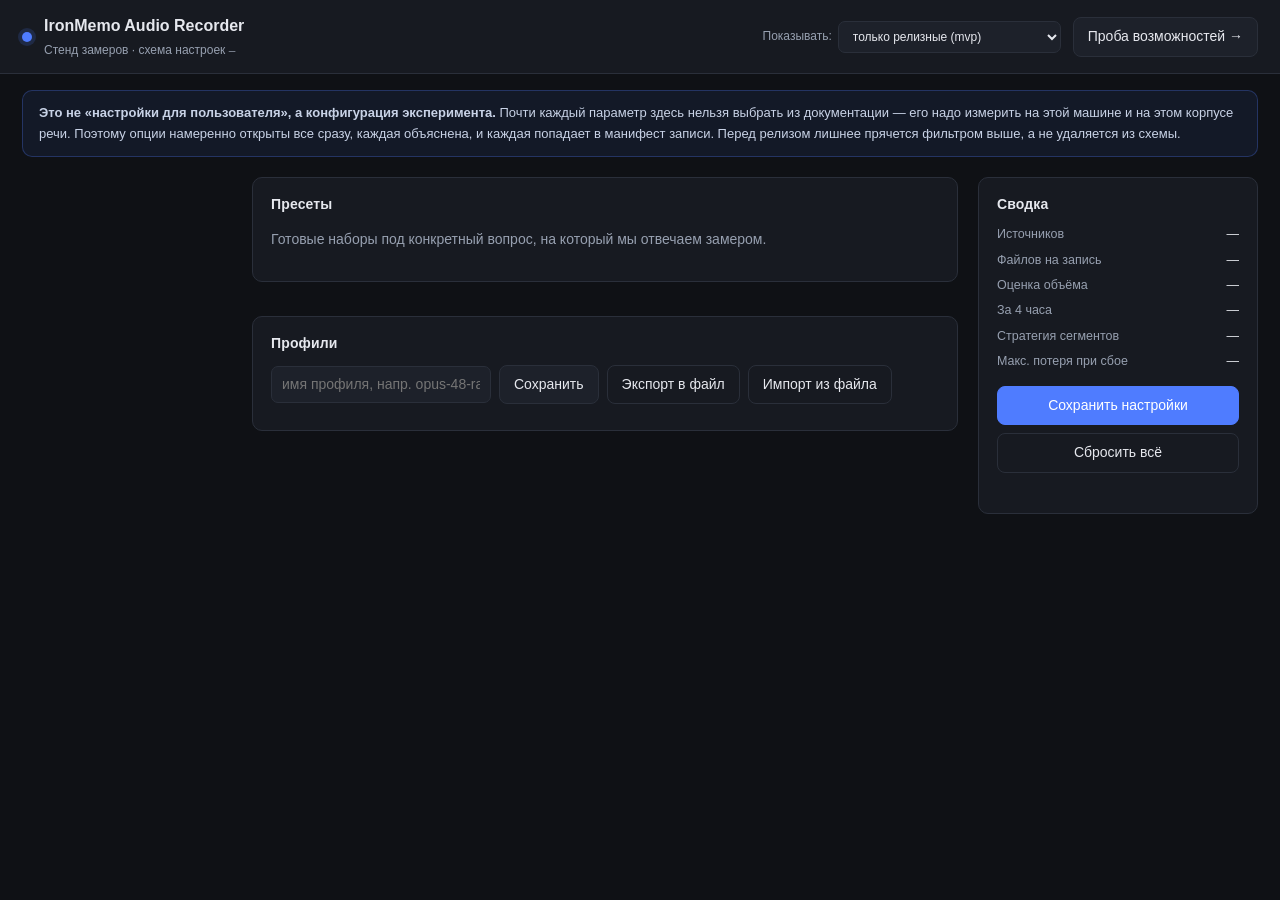
<file: apps/extension-audio/src/options/options.html>
<!DOCTYPE html>
<html lang="ru">
<head>
  <meta charset="utf-8">
  <title>IronMemo Recorder — настройки и стенд замеров</title>
  <link rel="stylesheet" href="options.css">
</head>
<body>
  <header class="topbar">
    <div class="brand">
      <span class="dot"></span>
      <div>
        <h1>IronMemo Audio Recorder</h1>
        <p class="sub">Стенд замеров · схема настроек <code id="schemaVer">—</code></p>
      </div>
    </div>
    <div class="topbar-actions">
      <label class="stage-filter">
        Показывать:
        <select id="stageFilter">
          <option value="mvp" selected>только релизные (mvp)</option>
          <option value="experiment">релизные + экспериментальные</option>
          <option value="all">все опции</option>
        </select>
      </label>
      <button id="openLab" class="btn">Проба возможностей →</button>
    </div>
  </header>

  <div class="notice">
    <strong>Это не «настройки для пользователя», а конфигурация эксперимента.</strong>
    Почти каждый параметр здесь нельзя выбрать из документации — его надо измерить на этой машине
    и на этом корпусе речи. Поэтому опции намеренно открыты все сразу, каждая объяснена,
    и каждая попадает в манифест записи. Перед релизом лишнее прячется фильтром выше,
    а не удаляется из схемы.
  </div>

  <main class="layout">
    <nav class="sidenav" id="sidenav"></nav>

    <section class="content">
      <div class="presets card">
        <h2>Пресеты</h2>
        <p class="muted">Готовые наборы под конкретный вопрос, на который мы отвечаем замером.</p>
        <div id="presetList" class="preset-list"></div>
      </div>

      <div id="issues" class="issues" hidden></div>

      <form id="form"></form>

      <div class="card profiles">
        <h2>Профили</h2>
        <div class="row">
          <input type="text" id="profileName" placeholder="имя профиля, напр. opus-48-raw-mic">
          <button type="button" id="saveProfile" class="btn">Сохранить</button>
          <button type="button" id="exportProfile" class="btn ghost">Экспорт в файл</button>
          <button type="button" id="importProfile" class="btn ghost">Импорт из файла</button>
          <input type="file" id="importFile" accept="application/json" hidden>
        </div>
        <div id="profileList" class="profile-list"></div>
      </div>
    </section>

    <aside class="summary card" id="summary">
      <h2>Сводка</h2>
      <dl>
        <dt>Источников</dt><dd id="sumSources">—</dd>
        <dt>Файлов на запись</dt><dd id="sumAssets">—</dd>
        <dt>Оценка объёма</dt><dd id="sumSize">—</dd>
        <dt>За 4 часа</dt><dd id="sumSize4h">—</dd>
        <dt>Стратегия сегментов</dt><dd id="sumSeg">—</dd>
        <dt>Макс. потеря при сбое</dt><dd id="sumLoss">—</dd>
      </dl>
      <div class="sticky-actions">
        <button type="button" id="save" class="btn primary">Сохранить настройки</button>
        <button type="button" id="reset" class="btn ghost">Сбросить всё</button>
        <p id="saveState" class="savestate"></p>
      </div>
    </aside>
  </main>

  <script type="module" src="options.js"></script>
</body>
</html>
</file>
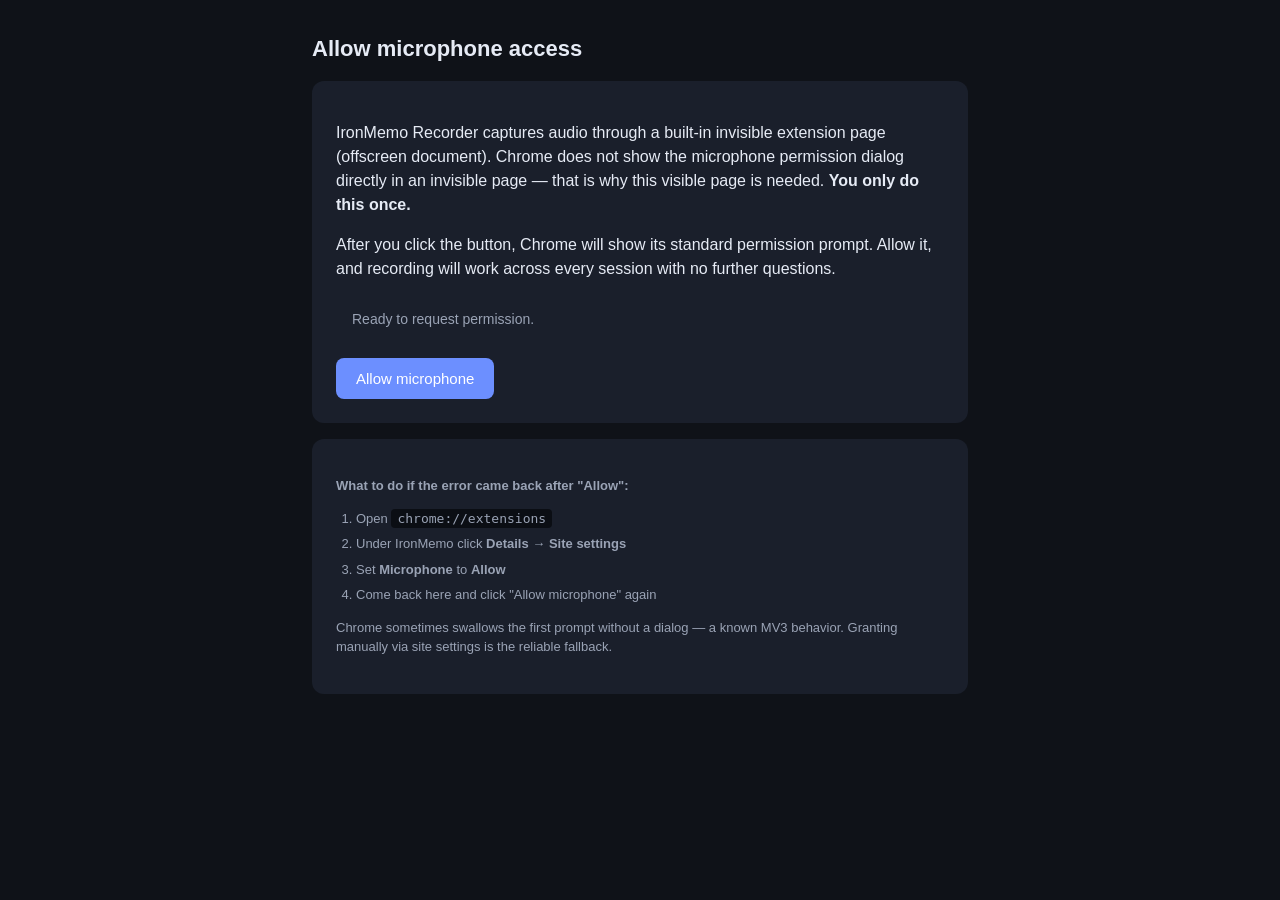
<file: apps/extension-audio/src/permission/permission.html>
<!DOCTYPE html>
<html lang="en">
<head>
  <meta charset="utf-8">
  <title>Microphone permission — IronMemo</title>
  <style>
    :root {
      --bg: #0f1218; --card: #1a1f2b; --text: #e6ebf5; --muted: #9aa3b5;
      --ok: #4ade80; --err: #ef5f6b; --warn: #f0a238; --link: #6c8fff;
    }
    * { box-sizing: border-box }
    body { font-family: -apple-system, "Segoe UI", Roboto, sans-serif; background: var(--bg);
      color: var(--text); margin: 0; padding: 32px; max-width: 720px; margin-inline: auto;
      line-height: 1.5; }
    h1 { font-size: 22px; margin: 0 0 16px; }
    p { color: var(--text); }
    .card { background: var(--card); border-radius: 12px; padding: 24px; margin: 16px 0; }
    .muted { color: var(--muted); font-size: 13px; }
    button { background: var(--link); color: white; border: 0; border-radius: 8px;
      padding: 12px 20px; font-size: 15px; cursor: pointer; }
    button:hover { filter: brightness(1.1) }
    button.ghost { background: transparent; border: 1px solid #33405c; color: var(--text); }
    .status { padding: 12px 16px; border-radius: 8px; margin: 12px 0; font-size: 14px; }
    .status.ok { background: rgba(74, 222, 128, 0.15); color: var(--ok); }
    .status.err { background: rgba(239, 95, 107, 0.15); color: var(--err); }
    .status.warn { background: rgba(240, 162, 56, 0.15); color: var(--warn); }
    code { background: #0b0e14; padding: 2px 6px; border-radius: 4px; font-size: 13px; }
    ol { padding-left: 20px; }
    ol li { margin: 6px 0; }
  </style>
</head>
<body>
  <h1>Allow microphone access</h1>

  <div class="card">
    <p>IronMemo Recorder captures audio through a built-in invisible extension page (offscreen document).
    Chrome does not show the microphone permission dialog directly in an invisible page — that is why this
    visible page is needed. <b>You only do this once.</b></p>
    <p>After you click the button, Chrome will show its standard permission prompt. Allow it, and recording
    will work across every session with no further questions.</p>

    <div id="status" class="status muted">Ready to request permission.</div>

    <div style="display:flex; gap:12px; margin-top:16px;">
      <button id="grant">Allow microphone</button>
      <button id="close" class="ghost" hidden>Close tab</button>
    </div>
  </div>

  <div class="card">
    <p class="muted"><b>What to do if the error came back after "Allow":</b></p>
    <ol class="muted">
      <li>Open <code>chrome://extensions</code></li>
      <li>Under IronMemo click <b>Details</b> → <b>Site settings</b></li>
      <li>Set <b>Microphone</b> to <b>Allow</b></li>
      <li>Come back here and click "Allow microphone" again</li>
    </ol>
    <p class="muted">Chrome sometimes swallows the first prompt without a dialog — a known MV3 behavior.
    Granting manually via site settings is the reliable fallback.</p>
  </div>

  <script type="module" src="permission.js"></script>
</body>
</html>
</file>
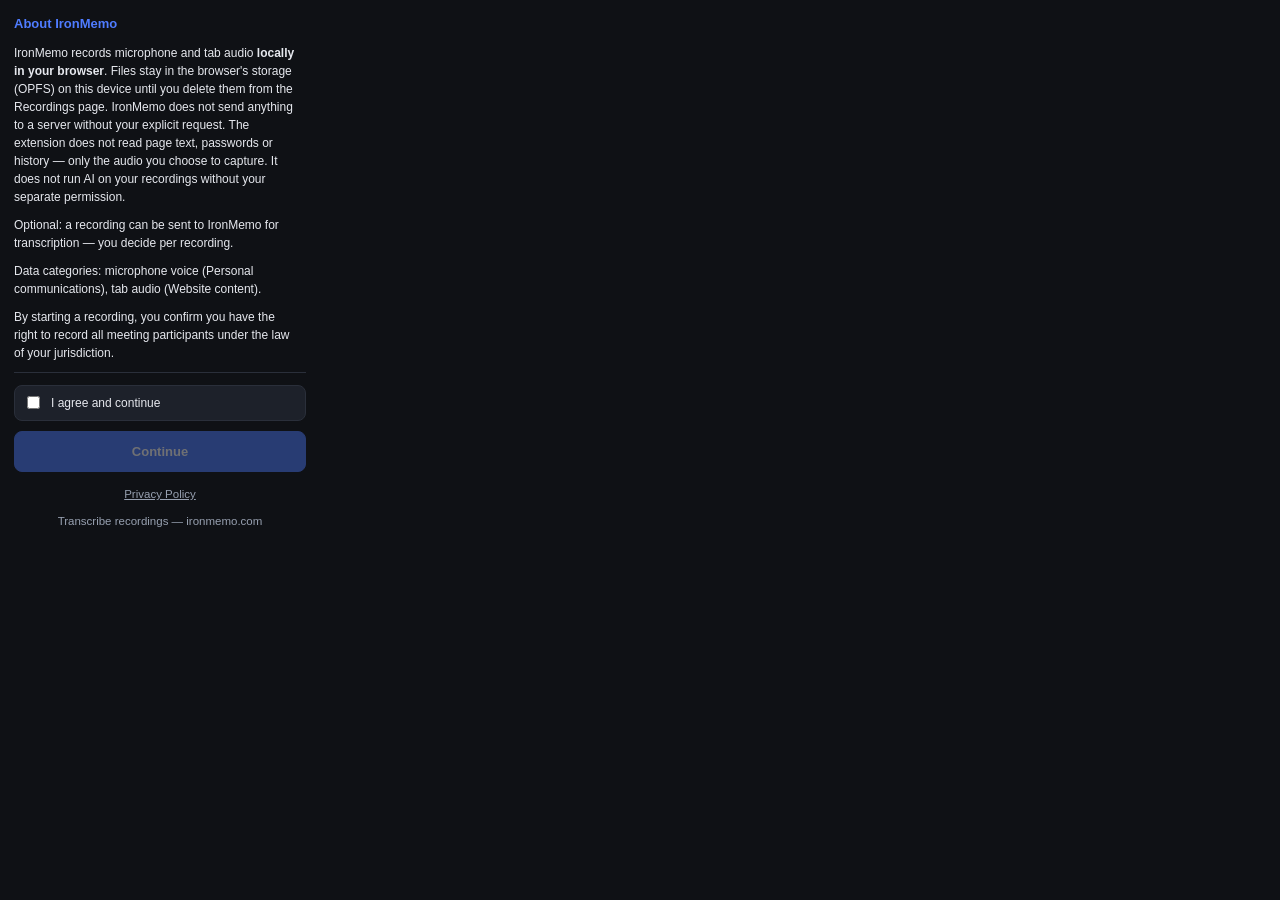
<file: apps/extension-audio/src/popup/popup.html>
<!DOCTYPE html>
<html lang="en">
<head>
  <meta charset="utf-8">
  <link rel="stylesheet" href="popup.css">
</head>
<body>
  <div id="consent" class="consent" hidden>
    <div class="consent-scroll">
      <h2>About IronMemo</h2>
      <p>IronMemo records microphone and tab audio <b>locally in your browser</b>. Files stay in the browser's storage (OPFS) on this device until you delete them from the Recordings page. IronMemo does not send anything to a server without your explicit request. The extension does not read page text, passwords or history — only the audio you choose to capture. It does not run AI on your recordings without your separate permission.</p>
      <p>Optional: a recording can be sent to IronMemo for transcription — you decide per recording.</p>
      <p>Data categories: microphone voice (Personal communications), tab audio (Website content).</p>
      <p>By starting a recording, you confirm you have the right to record all meeting participants under the law of your jurisdiction.</p>
    </div>
    <div class="consent-actions">
      <label class="check">
        <input type="checkbox" id="consentAgree">
        <span>I agree and continue</span>
      </label>
      <button id="consentContinue" class="btn primary" disabled>Continue</button>
      <a id="privacyLink" class="privacy" href="https://igorsaevets.github.io/ironmemo-recorder/privacy-policy.html" target="_blank" rel="noopener">Privacy Policy</a>
    </div>
  </div>

  <div id="app" hidden>
  <div class="head">
    <span class="dot" id="stateDot"></span>
    <div>
      <strong id="stateText">Ready to record</strong>
      <div class="timer" id="timer">00:00:00</div>
    </div>
  </div>

  <div class="mic-picker" id="micPicker" hidden>
    <label for="micSelect" id="micLabel"></label>
    <select id="micSelect"></select>
    <div class="mic-warn" id="micWarn" hidden aria-live="polite"></div>
    <div class="mic-hint" id="micHint" hidden></div>
  </div>

  <div class="config" id="config"></div>

  <!-- P300-23: mic-only records nobody else on a call. P300-23c: until the user answers once (meeting = microphone +
       tab, voice note = microphone only), a stored 'mic' shows this choice, and Start waits for the answer. -->
  <div class="mode-warn" id="modeWarn" hidden>
    <div id="modeWarnText"></div>
    <button id="modeFix" class="btn tiny"></button>
    <button id="modeKeep" class="btn tiny"></button>
  </div>

  <!-- One-time notice for people who accepted the recording notice before transcription existed:
       no consent bump (that would force cloud consent on local-only users, ADR-008 «Уточнения» 5). -->
  <div class="notice" id="notice" hidden>
    <div id="noticeText"></div>
    <button id="noticeOk" class="btn tiny"></button>
  </div>

  <canvas id="wave" class="wave" width="292" height="60" hidden></canvas>

  <div class="actions">
    <!-- P300-10: disabled until the popup is ready; refresh() enables it after its handler is attached. -->
    <button id="start" class="btn primary" disabled>Start recording</button>
    <button id="pause" class="btn" hidden>Pause</button>
    <button id="stop"  class="btn danger" hidden>Stop</button>
  </div>

  <!-- P300-28d: «Record this tab» — the right-click item and the shortcut. The note says why a menu click or a
       shortcut press during a recording started nothing; the hint (before a recording) says the entry exists. -->
  <div class="entry-note" id="entryNote" hidden aria-live="polite"></div>
  <div class="entry-hint" id="entryHint" hidden></div>

  <!-- I4b task 4: after a recording stops, one line that opens the Recordings page on that session.
       Nothing is uploaded from the popup; the upload starts only on the Recordings page. -->
  <div class="after-stop" id="afterStop" hidden>
    <a href="#" id="transcribeLink"></a>
    <div class="after-stop-hint" id="afterStopHint"></div>
  </div>

  <div class="err" id="err" hidden></div>
  <div class="err" id="warn" hidden style="opacity:.85"></div>
  <div id="errActions" hidden style="margin-top:8px;">
    <button id="openPermission" class="btn tiny">Open microphone permission page</button>
  </div>
  <div class="orphan" id="orphan" hidden></div>

  <button id="openSessions" class="btn wide">Recordings</button>

  <div class="foot">
    <a href="#" id="openOptions">Settings</a>
    <a href="#" id="openLab">Diagnostics</a>
  </div>
  </div>
  <!-- A native link to the service's own transcription landing. -->
  <a class="promo" id="promoLink"></a>
  <!-- P300-23: outside #app, so the consent screen shows which build this is too. -->
  <div class="build" id="buildLine" hidden></div>

  <script type="module" src="popup.js"></script>
</body>
</html>
</file>
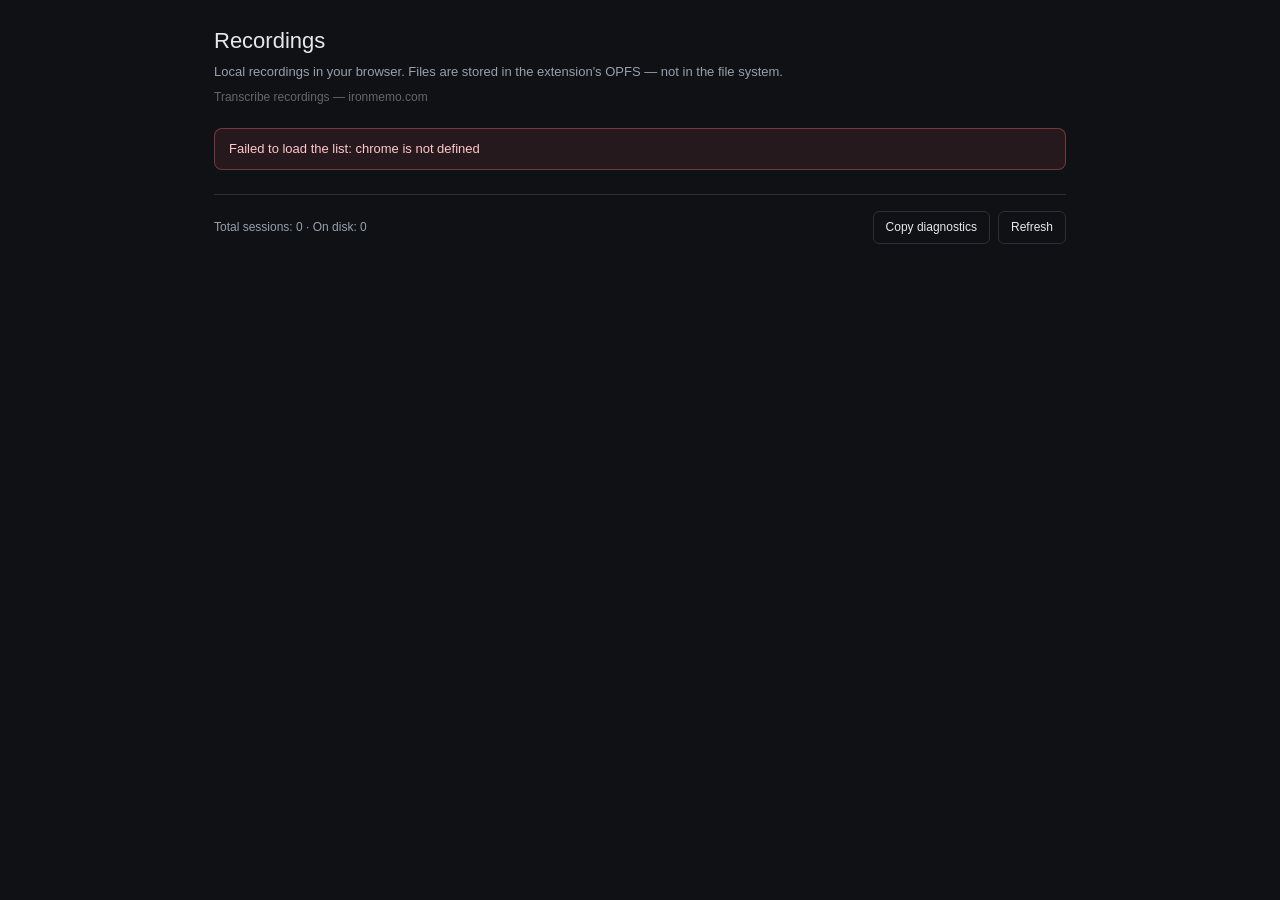
<file: apps/extension-audio/src/session-list/session-list.html>
<!DOCTYPE html>
<html lang="en">
<head>
  <meta charset="utf-8">
  <title>IronMemo — Recordings</title>
  <link rel="stylesheet" href="session-list.css">
</head>
<body>
  <header>
    <h1>Recordings</h1>
    <div class="sub">Local recordings in your browser. Files are stored in the extension's OPFS — not in the file system.</div>
    <a class="promo" id="promoLink"></a>
    <div class="build" id="buildLine" hidden></div>
  </header>

  <div id="status" class="status" hidden></div>

  <!-- I4b part 2: the IronMemo account this extension uses — none / guest from an earlier build / verified e-mail / lost -->
  <div id="account" class="account" hidden></div>

  <div id="searchBar" class="search-bar" hidden>
    <input type="search" id="searchInput" autocomplete="off" spellcheck="false" aria-label="Search recordings">
    <button id="searchClear" class="btn ghost search-clear" title="Clear" hidden>&times;</button>
  </div>
  <div id="searchEmpty" class="empty" hidden>
    <div class="empty-title"></div>
  </div>

  <div id="empty" class="empty" hidden>
    <div class="empty-title">No recordings yet</div>
    <div class="empty-hint">Click the extension icon in the Chrome toolbar, then Start recording.</div>
  </div>

  <div id="list"></div>

  <footer>
    <div>Total sessions: <span id="totalCount">0</span> · On disk: <span id="totalSize">0</span></div>
    <span><button id="copyDiag" class="btn ghost" title="Versions, states and error counts for a support message — no recordings, no e-mail">Copy diagnostics</button><button id="refresh" class="btn ghost">Refresh</button></span>
  </footer>

  <!-- Cloud disclosure: shown once before the FIRST upload ever (ironmemo.ingestConsent.v1).
       Separate from the recording consent in the popup on purpose: people who only record
       locally must never be asked to accept cloud processing (ADR-008 «Уточнения» 5). -->
  <div id="cloudConsent" class="consent-overlay" hidden>
    <div class="consent-card" role="dialog" aria-labelledby="cloudConsentTitle">
      <h2 id="cloudConsentTitle">Send this recording to IronMemo?</h2>
      <div class="consent-scroll">
        <p><b>What is sent:</b> the audio file of the recording you chose (the mix, or the single track), its title (date and time), the source type (dictaphone or other), its duration and size. <b>Not sent:</b> other recordings, page content, browsing history.</p>
        <p><b>Where:</b> to IronMemo servers (app.ironmemo.com) and their speech-to-text sub-processors, to produce a transcript. Your e-mail is verified with a one-time code before the first transcription: IronMemo uses your existing account for that e-mail or creates one — no password. Server copies can be deleted from IronMemo.</p>
        <p><b>Cost:</b> Your first 10 minutes of transcription are free (per account, not per recording — granted once your e-mail is verified); after that a recording needs IronMemo credits. The audio is kept on the server for a later unlock.</p>
        <p><b>When:</b> only when you click Transcribe on a recording. Nothing is uploaded automatically, and your existing recordings stay local until you choose one.</p>
        <p>Details: <a href="https://igorsaevets.github.io/ironmemo-recorder/privacy-policy.html" target="_blank" rel="noopener">Privacy Policy</a>. After you continue, Chrome asks to let the extension access app.ironmemo.com.</p>
      </div>
      <label class="check">
        <input type="checkbox" id="cloudConsentAgree">
        <span>I understand and agree to send this recording</span>
      </label>
      <div class="consent-buttons">
        <button id="cloudConsentCancel" class="btn ghost">Not now</button>
        <button id="cloudConsentContinue" class="btn primary" disabled>Continue</button>
      </div>
    </div>
  </div>

  <!-- I4b part 2: e-mail claim — a one-time code, no password. Step 1 e-mail → step 2 code → step 3 done.
       Every string is set from src/shared/strings.js (S.claim) so the i18n layer can swap them. -->
  <div id="claim" class="consent-overlay" hidden>
    <div class="consent-card claim-card" role="dialog" aria-labelledby="claimTitle">
      <h2 id="claimTitle"></h2>
      <div id="claimStepEmail" class="claim-step">
        <p id="claimIntro" class="claim-text"></p>
        <label class="claim-field"><span id="claimEmailLabel"></span><input type="email" id="claimEmail" autocomplete="email" inputmode="email" spellcheck="false" maxlength="254"></label>
        <p class="claim-note"><span id="claimPrivacy"></span><a href="https://igorsaevets.github.io/ironmemo-recorder/privacy-policy.html" target="_blank" rel="noopener" id="claimPrivacyLink"></a></p>
        <div class="banner error claim-error" id="claimErrorEmail" hidden></div>
        <div class="consent-buttons"><button id="claimCancel" class="btn ghost"></button><button id="claimSend" class="btn primary"></button></div>
      </div>
      <div id="claimStepCode" class="claim-step" hidden>
        <p id="claimSentText" class="claim-text"></p>
        <label class="claim-field"><span id="claimCodeLabel"></span><input type="text" id="claimCode" class="code-input" inputmode="numeric" autocomplete="one-time-code" spellcheck="false" maxlength="12"></label>
        <div class="banner error claim-error" id="claimErrorCode" hidden></div>
        <div class="consent-buttons claim-buttons"><button id="claimOther" class="btn ghost"></button><button id="claimResend" class="btn"></button><button id="claimVerify" class="btn primary"></button></div>
      </div>
      <div id="claimStepDone" class="claim-step" hidden>
        <p id="claimDoneText" class="claim-text"></p>
        <p id="claimDoneHint" class="claim-note"></p>
        <div class="consent-buttons"><button id="claimContinue" class="btn primary"></button></div>
      </div>
    </div>
  </div>

  <script type="module" src="session-list.js"></script>
</body>
</html>
</file>
<file: apps/extension-audio/src/options/options.css>
:root {
  --bg: #0f1115;
  --panel: #171a21;
  --panel-2: #1d212a;
  --line: #2a2f3a;
  --text: #e6e8ee;
  --muted: #97a0b0;
  --accent: #4f7cff;
  --warn: #f0a238;
  --error: #ef5f6b;
  --ok: #46c08a;
  --radius: 10px;
}

* { box-sizing: border-box; }

body {
  margin: 0;
  background: var(--bg);
  color: var(--text);
  font: 14px/1.55 -apple-system, "Segoe UI", Roboto, sans-serif;
}

code { font-family: ui-monospace, "Cascadia Code", Consolas, monospace; font-size: .92em; }
.muted { color: var(--muted); }

/* ── шапка ─────────────────────────────────────────────── */
.topbar {
  display: flex; justify-content: space-between; align-items: center;
  gap: 16px; padding: 14px 22px;
  background: var(--panel); border-bottom: 1px solid var(--line);
  position: sticky; top: 0; z-index: 20;
}
.brand { display: flex; align-items: center; gap: 12px; }
.brand h1 { font-size: 16px; margin: 0; font-weight: 600; }
.brand .sub { margin: 2px 0 0; font-size: 12px; color: var(--muted); }
.dot {
  width: 10px; height: 10px; border-radius: 50%;
  background: var(--accent); box-shadow: 0 0 0 4px rgba(79,124,255,.16);
}
.topbar-actions { display: flex; align-items: center; gap: 12px; }
.stage-filter { font-size: 12px; color: var(--muted); display: flex; gap: 6px; align-items: center; }

.notice {
  margin: 16px 22px 0; padding: 12px 16px;
  background: rgba(79,124,255,.08);
  border: 1px solid rgba(79,124,255,.28);
  border-radius: var(--radius); font-size: 13px; color: #c8d2e6;
}

/* ── раскладка ─────────────────────────────────────────── */
.layout {
  display: grid; grid-template-columns: 210px minmax(0, 1fr) 280px;
  gap: 20px; padding: 20px 22px 60px; align-items: start;
}
@media (max-width: 1180px) { .layout { grid-template-columns: 1fr; } .sidenav, .summary { position: static; } }

.sidenav { position: sticky; top: 76px; display: flex; flex-direction: column; gap: 2px; }
.sidenav a {
  color: var(--muted); text-decoration: none; padding: 7px 11px;
  border-radius: 7px; font-size: 13px;
}
.sidenav a:hover { background: var(--panel-2); color: var(--text); }
.sidenav a.active { background: var(--panel-2); color: var(--text); box-shadow: inset 2px 0 0 var(--accent); }

.card {
  background: var(--panel); border: 1px solid var(--line);
  border-radius: var(--radius); padding: 16px 18px; margin-bottom: 18px;
}
.card h2 { font-size: 14px; margin: 0 0 10px; letter-spacing: .01em; }

/* ── группы настроек ───────────────────────────────────── */
.group { scroll-margin-top: 84px; }
.group > h2 {
  display: flex; align-items: baseline; gap: 10px;
  border-bottom: 1px solid var(--line); padding-bottom: 8px; margin-bottom: 14px;
}
.group > h2 .count { font-size: 11px; color: var(--muted); font-weight: 400; }

.field { padding: 12px 0; border-bottom: 1px dashed rgba(42,47,58,.7); }
.field:last-child { border-bottom: none; }
.field-head { display: flex; align-items: center; gap: 10px; flex-wrap: wrap; }
.field-head label { font-weight: 500; }

.badge {
  font-size: 10px; text-transform: uppercase; letter-spacing: .06em;
  padding: 2px 7px; border-radius: 999px; border: 1px solid var(--line); color: var(--muted);
}
.badge.mvp        { color: var(--ok);    border-color: rgba(70,192,138,.4); }
.badge.experiment { color: var(--warn);  border-color: rgba(240,162,56,.4); }
.badge.debug      { color: var(--muted); }
.badge.decides    { color: var(--accent); border-color: rgba(79,124,255,.4); }

.control { margin-top: 8px; display: flex; gap: 10px; align-items: center; flex-wrap: wrap; }
select, input[type="text"], input[type="number"] {
  background: var(--panel-2); color: var(--text);
  border: 1px solid var(--line); border-radius: 7px;
  padding: 7px 10px; font: inherit; min-width: 220px;
}
select:focus, input:focus { outline: 2px solid rgba(79,124,255,.5); outline-offset: 1px; }
input[type="range"] { min-width: 200px; accent-color: var(--accent); }
input[type="checkbox"] { width: 16px; height: 16px; accent-color: var(--accent); }

.why  { margin-top: 7px; font-size: 12.5px; color: var(--muted); max-width: 76ch; }
.risk {
  margin-top: 7px; font-size: 12.5px; color: #ffd9a0; max-width: 76ch;
  background: rgba(240,162,56,.08); border-left: 2px solid var(--warn);
  padding: 6px 10px; border-radius: 0 6px 6px 0;
}
.readback { margin-top: 6px; font-size: 11.5px; color: #6f7787; }
.opt-hint { font-size: 11.5px; color: var(--muted); }

/* ── пресеты / профили ─────────────────────────────────── */
.preset-list { display: grid; grid-template-columns: repeat(auto-fill, minmax(230px, 1fr)); gap: 10px; }
.preset {
  text-align: left; background: var(--panel-2); border: 1px solid var(--line);
  border-radius: 8px; padding: 11px 13px; color: var(--text); cursor: pointer;
}
.preset:hover { border-color: var(--accent); }
.preset strong { display: block; font-size: 13px; margin-bottom: 3px; }
.preset span { font-size: 11.5px; color: var(--muted); }

.row { display: flex; gap: 8px; flex-wrap: wrap; align-items: center; }
.profile-list { margin-top: 10px; display: flex; flex-direction: column; gap: 6px; }
.profile-item {
  display: flex; justify-content: space-between; align-items: center;
  background: var(--panel-2); border: 1px solid var(--line);
  border-radius: 7px; padding: 7px 11px; font-size: 12.5px;
}

/* ── проблемы конфигурации ─────────────────────────────── */
.issues { margin-bottom: 16px; display: flex; flex-direction: column; gap: 7px; }
.issue {
  padding: 9px 13px; border-radius: 8px; font-size: 12.5px;
  border: 1px solid var(--line); background: var(--panel);
}
.issue.error { border-color: rgba(239,95,107,.5); background: rgba(239,95,107,.08); }
.issue.warn  { border-color: rgba(240,162,56,.5); background: rgba(240,162,56,.07); }
.issue.info  { color: var(--muted); }
.issue b { display: inline-block; margin-right: 6px; }

/* ── сводка ────────────────────────────────────────────── */
.summary { position: sticky; top: 76px; }
.summary dl { display: grid; grid-template-columns: 1fr auto; gap: 6px 10px; margin: 0 0 14px; font-size: 12.5px; }
.summary dt { color: var(--muted); }
.summary dd { margin: 0; text-align: right; font-variant-numeric: tabular-nums; }
.sticky-actions { display: flex; flex-direction: column; gap: 8px; }
.savestate { font-size: 11.5px; color: var(--muted); margin: 0; min-height: 16px; }

/* ── кнопки ────────────────────────────────────────────── */
.btn {
  background: var(--panel-2); color: var(--text); border: 1px solid var(--line);
  border-radius: 8px; padding: 8px 14px; font: inherit; cursor: pointer;
}
.btn:hover { border-color: var(--accent); }
.btn.primary { background: var(--accent); border-color: var(--accent); color: #fff; font-weight: 500; }
.btn.primary:hover { filter: brightness(1.08); }
.btn.ghost { background: transparent; }
.btn.tiny { padding: 4px 9px; font-size: 11.5px; }
</file>
<file: apps/extension-audio/src/popup/popup.css>
:root { --bg:#0f1115; --panel:#1d212a; --line:#2a2f3a; --text:#e6e8ee; --muted:#97a0b0;
        --accent:#4f7cff; --error:#ef5f6b; --warn:#f0a238; --ok:#46c08a; }
* { box-sizing: border-box; }
body { width: 320px; margin: 0; padding: 14px; background: var(--bg); color: var(--text);
       font: 13px/1.5 -apple-system, "Segoe UI", Roboto, sans-serif; }

.head { display: flex; gap: 11px; align-items: center; margin-bottom: 12px; }
.dot { width: 12px; height: 12px; border-radius: 50%; background: var(--muted); flex: none; }
.dot.recording { background: var(--error); animation: pulse 1.4s ease-in-out infinite; }
.dot.paused { background: var(--warn); }
.dot.error { background: var(--error); }
@keyframes pulse { 0%,100% { box-shadow: 0 0 0 0 rgba(239,95,107,.55); }
                   50% { box-shadow: 0 0 0 7px rgba(239,95,107,0); } }
.timer { font-variant-numeric: tabular-nums; color: var(--muted); font-size: 12px; }

.config { background: var(--panel); border: 1px solid var(--line); border-radius: 8px;
          padding: 9px 11px; font-size: 11.5px; color: var(--muted); margin-bottom: 12px; }
.config b { color: var(--text); font-weight: 500; }
.config div + div { margin-top: 3px; }

/* ── UF7: mic picker ─────────────────────────────────────────────────── */
.mic-picker { margin-bottom: 10px; }
.mic-picker[hidden] { display: none; }
.mic-picker label { display: block; font-size: 11px; color: var(--muted); margin-bottom: 4px; }
.mic-picker select { width: 100%; font: inherit; font-size: 12px; color: var(--text);
                     background: var(--panel); border: 1px solid var(--line); border-radius: 6px;
                     padding: 7px 8px; appearance: auto; cursor: pointer; }
.mic-picker select:focus { outline: none; border-color: var(--accent); }
.mic-picker select:disabled { opacity: .5; cursor: not-allowed; }
.mic-warn { margin-top: 4px; font-size: 10.5px; padding: 4px 7px; border-radius: 5px;
            background: rgba(240,162,56,.1); border: 1px solid rgba(240,162,56,.3); color: #ffd9a0; }
.mic-warn[hidden] { display: none; }
.mic-warn.danger { background: rgba(239,95,107,.1); border-color: rgba(239,95,107,.3); color: #ffc7cc; }
.mic-hint { margin-top: 3px; font-size: 10.5px; color: var(--muted); }
.mic-hint[hidden] { display: none; }
.mic-hint a { color: var(--accent); text-decoration: none; cursor: pointer; }
.mic-hint a:hover { text-decoration: underline; }

.actions { display: flex; gap: 8px; }
.btn { flex: 1; background: var(--panel); color: var(--text); border: 1px solid var(--line);
       border-radius: 8px; padding: 9px; font: inherit; cursor: pointer; }
.btn:hover { border-color: var(--accent); }
.btn.primary { background: var(--accent); border-color: var(--accent); color: #fff; font-weight: 500; }
.btn.danger  { background: var(--error); border-color: var(--error); color: #fff; font-weight: 500; }
.btn:disabled { opacity: .5; cursor: not-allowed; }

.wave { display: block; width: 100%; height: 60px; margin-bottom: 12px;
        background: var(--panel); border: 1px solid var(--line); border-radius: 8px; }

.btn.wide { width: 100%; margin-top: 12px; }

.err, .orphan { margin-top: 11px; padding: 9px 11px; border-radius: 8px; font-size: 11.5px; }
.err { background: rgba(239,95,107,.1); border: 1px solid rgba(239,95,107,.4); color: #ffc7cc; }
.orphan { background: rgba(240,162,56,.1); border: 1px solid rgba(240,162,56,.4); color: #ffd9a0; }

.foot { display: flex; justify-content: space-between; margin-top: 13px;
        padding-top: 11px; border-top: 1px solid var(--line); }
.foot a { color: var(--muted); text-decoration: none; font-size: 11.5px; }
.foot a:hover { color: var(--accent); }

/* ── P300-23: build line and the mic-only warning ── */
.build { margin-top: 8px; font-size: 10.5px; color: var(--muted); text-align: center; }
.build.dev { color: var(--warn); }
/* Native link to the service's own transcription landing. */
a.promo { display: block; margin-top: 10px; font-size: 11.5px; color: var(--muted); text-align: center; text-decoration: none; }
a.promo:hover, a.promo:focus { color: var(--accent); text-decoration: underline; }
.mode-warn { margin: -4px 0 12px; padding: 7px 9px; border-radius: 8px; font-size: 11.5px;
             background: rgba(240,162,56,.1); border: 1px solid rgba(240,162,56,.4); color: #ffd9a0; }
.mode-warn[hidden] { display: none; }
.mode-warn .btn { margin-top: 6px; width: 100%; }
.mode-warn.asking { border-color: rgba(240,162,56,.95); color: #ffe7c2; }

/* [hidden] must beat .consent's display:flex — same specificity, later rule wins.
 * v0.3.2 shipped without this and the overlay stayed on screen after «Продолжить». */
.consent { display: flex; flex-direction: column; gap: 0; max-height: 560px; }
.consent[hidden] { display: none; }
/* Same trap for the live-wave canvas: `.wave { display:block }` beat the hidden attribute, so the idle popup
   showed an empty 60-px box (seen on the I4b screenshot 14-popup-update-notice, 2026-09-13). */
.wave[hidden] { display: none; }
.consent-scroll { flex: 1 1 auto; overflow-y: auto; padding-right: 6px;
                  display: flex; flex-direction: column; gap: 10px; }
.consent-actions { flex: 0 0 auto; display: flex; flex-direction: column; gap: 10px;
                   padding-top: 12px; margin-top: 10px;
                   border-top: 1px solid var(--line); background: var(--bg); }
.consent h2 { font-size: 13px; margin: 0; color: var(--accent); font-weight: 600; }
.consent p { font-size: 12px; line-height: 1.5; margin: 0; color: var(--text); }
.consent .check { display: flex; gap: 8px; align-items: flex-start; font-size: 12px;
                  padding: 8px; background: var(--panel); border: 1px solid var(--line); border-radius: 8px; cursor: pointer; }
.consent .check input { margin-top: 2px; accent-color: var(--accent); }
.consent .check span { flex: 1; }
.consent button.primary { width: 100%; padding: 10px; font-weight: 600; }
.consent button.primary:disabled { opacity: .4; cursor: not-allowed; }
.consent .privacy { display: block; text-align: center; font-size: 11.5px; color: var(--muted);
                    text-decoration: underline; padding-top: 4px; }
.consent .privacy:hover { color: var(--accent); }
.consent details.en { font-size: 11px; color: var(--muted); border-top: 1px solid var(--line); padding-top: 8px; margin-top: 4px; }
.consent details.en summary { cursor: pointer; padding: 4px 0; color: var(--text); }
.consent details.en p { font-size: 11px; color: var(--muted); margin-top: 6px; }

/* I4b task 4: the line after a recording stops (opens the Recordings page on that session) */
.after-stop { margin-top: 10px; padding: 8px 10px; border-radius: 8px;
              background: rgba(79,124,255,.10); border: 1px solid rgba(79,124,255,.35); }
.after-stop[hidden] { display: none; }
.after-stop a { color: #dfe6ff; font-weight: 500; text-decoration: none; font-size: 13px; }
.after-stop a:hover { text-decoration: underline; }
.after-stop-hint { font-size: 11px; color: var(--muted); margin-top: 2px; }

/* P300-28d: «Record this tab» — the hint before a recording, the note after a click during one */
.entry-hint { margin-top: 8px; font-size: 11px; line-height: 1.4; color: var(--muted); }
.entry-hint[hidden] { display: none; }
.entry-note { margin-top: 8px; padding: 7px 9px; border-radius: 8px; font-size: 11.5px; line-height: 1.4;
              background: rgba(240,162,56,.12); border: 1px solid rgba(240,162,56,.45); color: #ffe2b8; }
.entry-note[hidden] { display: none; }

/* I4b: one-time update notice (existing users), dismissed with "keep recording locally" */
.notice { margin: 8px 0; padding: 8px 10px; border-radius: 8px; font-size: 12px; line-height: 1.45;
          background: rgba(79,124,255,.10); border: 1px solid rgba(79,124,255,.35); color: #dfe6ff; }
.notice[hidden] { display: none; }
.notice button { margin-top: 6px; }
</file>
<file: apps/extension-audio/src/session-list/session-list.css>
:root { --bg:#0f1115; --panel:#1d212a; --line:#2a2f3a; --text:#e6e8ee; --muted:#97a0b0;
        --accent:#4f7cff; --error:#ef5f6b; --warn:#f0a238; --ok:#46c08a; }

* { box-sizing: border-box; }
html, body { margin: 0; padding: 0; background: var(--bg); color: var(--text);
             font: 14px/1.55 -apple-system, "Segoe UI", Roboto, sans-serif; }
body { max-width: 900px; margin: 0 auto; padding: 24px; }

header { margin-bottom: 20px; }
h1 { margin: 0 0 4px; font-size: 22px; font-weight: 500; }
/* P300-23: version and install source */
.build { margin-top: 4px; font-size: 12px; opacity: .7; }
.build.dev { color: #f0a238; opacity: 1; }
/* Native link to the service's own transcription landing. */
a.promo { display: inline-block; margin-top: 6px; font-size: 12px; color: #666; text-decoration: none; }
a.promo:hover, a.promo:focus { color: #222; text-decoration: underline; }
.sub { color: var(--muted); font-size: 13px; }

.status { padding: 10px 14px; margin-bottom: 16px; border-radius: 8px;
          background: rgba(240,162,56,.1); border: 1px solid rgba(240,162,56,.4);
          color: #ffd9a0; font-size: 13px; }
.status.error { background: rgba(239,95,107,.1); border-color: rgba(239,95,107,.4); color: #ffc7cc; }
.status.ok { background: rgba(70,192,138,.1); border-color: rgba(70,192,138,.4); color: #b9e8d0; }

.empty { text-align: center; padding: 60px 20px; color: var(--muted); }
.empty-title { font-size: 16px; color: var(--text); margin-bottom: 8px; }
.empty-hint { font-size: 13px; }

.session { background: var(--panel); border: 1px solid var(--line); border-radius: 10px;
           padding: 16px 18px; margin-bottom: 14px; }
.session[hidden] { display: none; }
.session-head { display: flex; justify-content: space-between; align-items: baseline;
                margin-bottom: 12px; gap: 12px; flex-wrap: wrap; }
.session-date { font-size: 15px; font-weight: 500; }
.session-meta { color: var(--muted); font-size: 12px; }
.session-id { font-family: ui-monospace, "SF Mono", Consolas, monospace; font-size: 11px;
              color: var(--muted); opacity: .7; }

.pill { display: inline-block; padding: 2px 8px; border-radius: 10px; font-size: 11px;
        margin-left: 8px; vertical-align: middle; }
.pill.ok { background: rgba(70,192,138,.15); color: #7bd0a8; border: 1px solid rgba(70,192,138,.35); }
.pill.orphan { background: rgba(240,162,56,.15); color: #ffcc7d; border: 1px solid rgba(240,162,56,.35); }
.pill.recovered { background: rgba(79,124,255,.15); color: #a2bcff; border: 1px solid rgba(79,124,255,.35); }
.pill.recording { background: rgba(239,95,107,.2); color: #ff8a93; border: 1px solid rgba(239,95,107,.45); animation: pulse-rec 1.5s ease-in-out infinite; }
.pill.paused { background: rgba(79,124,255,.15); color: #a2bcff; border: 1px solid rgba(79,124,255,.35); }
.session-source-hint { margin-top: 6px; color: var(--muted); font-size: 12px; }
.session-source-hint .pill { margin-left: 0; margin-right: 4px; }
@keyframes pulse-rec { 0%,100% { opacity: 1; } 50% { opacity: .6; } }
@media (prefers-reduced-motion: reduce) { .pill.recording { animation: none; } }

.roles { display: table; width: 100%; border-collapse: collapse; }
.role-row { display: table-row; }
.role-row > * { display: table-cell; padding: 6px 4px; border-top: 1px solid var(--line);
                vertical-align: middle; }
.role-row:first-child > * { border-top: 0; }
.role-name { color: var(--text); font-size: 13px; width: 130px; }
.role-size { color: var(--muted); font-size: 12px; font-variant-numeric: tabular-nums; width: 90px; }
.role-actions { text-align: right; white-space: nowrap; }

.btn { background: var(--panel); color: var(--text); border: 1px solid var(--line);
       border-radius: 6px; padding: 6px 12px; font: inherit; font-size: 12px; cursor: pointer;
       margin-left: 6px; }
.btn:hover { border-color: var(--accent); }
.btn.primary { background: var(--accent); border-color: var(--accent); color: #fff; }
.btn.danger { color: #ff9ba3; border-color: rgba(239,95,107,.4); }
.btn.danger:hover { background: rgba(239,95,107,.15); border-color: var(--error); color: #ffc7cc; }
.btn.ghost { background: transparent; }
.btn:disabled { opacity: .5; cursor: not-allowed; }

.session-actions { margin-top: 12px; padding-top: 12px; border-top: 1px solid var(--line);
                   text-align: right; }

footer { display: flex; justify-content: space-between; align-items: center; margin-top: 24px;
         padding-top: 16px; border-top: 1px solid var(--line); color: var(--muted); font-size: 12px; }

/* ── UF3: inline audio player ──────────────────────────────────────────────────────── */
.player-bar { display: flex; align-items: center; gap: 10px; padding: 10px 4px;
              border-top: 1px solid var(--line); margin-top: 8px; }
.player-bar[hidden] { display: none; }
.player-seek { flex: 1; height: 4px; accent-color: var(--accent); cursor: pointer; }
.player-seek:disabled { opacity: .4; cursor: not-allowed; }
.player-time { font: 12px/1 ui-monospace, "SF Mono", Consolas, monospace;
               color: var(--muted); white-space: nowrap; }
.player-label { font-size: 12px; color: var(--muted); white-space: nowrap; }

/* ── UF9: marker bar ───────────────────────────────────────────────────────────────── */
.marker-bar { display: flex; align-items: center; gap: 4px; padding: 6px 4px;
              border-top: 1px solid var(--line); flex-wrap: wrap; }
.marker-bar[hidden] { display: none; }
.marker-chip { font: 12px/1 ui-monospace, "SF Mono", Consolas, monospace;
               padding: 3px 8px; border-radius: 12px; background: rgba(79,124,255,.15);
               border-color: rgba(79,124,255,.35); color: #a2bcff; margin-left: 0; }
.marker-chip:hover { background: rgba(79,124,255,.25); border-color: var(--accent); }
.marker-remove { font-size: 11px; padding: 2px 4px; margin-left: 0; margin-right: 6px; opacity: .5; }
.marker-remove:hover { opacity: 1; color: var(--error); }

/* ── UF4: trim bar ─────────────────────────────────────────────────────────────────── */
.trim-bar { display: flex; align-items: center; gap: 8px; padding: 8px 4px;
            border-top: 1px dashed var(--line); flex-wrap: wrap; }
.trim-bar[hidden] { display: none; }
.trim-range { font: 12px/1 ui-monospace, "SF Mono", Consolas, monospace;
              color: var(--accent); white-space: nowrap; }

/* ── UF6a: display name + rename ───────────────────────────────────────────────── */
.session-title-row { display: flex; align-items: baseline; gap: 8px; flex-wrap: wrap; }
.session-title { font-size: 15px; font-weight: 500; }
.session-date.secondary { font-size: 12px; color: var(--muted); font-weight: normal; margin-top: 2px; }
.rename-btn { font-size: 11px; padding: 2px 6px; opacity: 0; transition: opacity .15s; }
.session:hover .rename-btn, .rename-btn:focus { opacity: 1; }
.rename-input { font: inherit; font-size: 15px; color: var(--text); background: var(--bg);
                border: 1px solid var(--accent); border-radius: 6px; padding: 4px 8px;
                flex: 1 1 200px; min-width: 0; }
.rename-input::placeholder { color: var(--muted); }

/* ── UF6b: search/filter ───────────────────────────────────────────────────── */
.search-bar { margin-bottom: 16px; display: flex; gap: 8px; align-items: center; }
.search-bar[hidden] { display: none; }
.search-bar input { flex: 1; font: inherit; font-size: 14px; color: var(--text);
                     background: var(--bg); border: 1px solid var(--line); border-radius: 8px;
                     padding: 9px 12px; }
.search-bar input:focus { outline: none; border-color: var(--accent); }
.search-bar input::placeholder { color: var(--muted); }
.search-clear { font-size: 16px; padding: 6px 10px; }

/* ── I4a: "Transcribe with IronMemo" block per session ─────────────────────────────── */
.ingest { margin-top: 12px; padding-top: 12px; border-top: 1px dashed var(--line);
          display: flex; flex-direction: column; gap: 8px; }
.ingest[hidden] { display: none; }           /* [hidden] must beat display:flex (memory css-hidden-attribute-trap) */
.ingest-row { display: flex; align-items: center; justify-content: space-between; gap: 12px; flex-wrap: wrap; }
.ingest-status { font-size: 13px; color: var(--text); flex: 1 1 260px; }
.ingest-status.muted { color: var(--muted); }
.ingest-status.error { color: #ffc7cc; }
.ingest-status.ok { color: #b9e8d0; }
.ingest-hint { font-size: 12px; color: var(--muted); }
.ingest-actions { white-space: nowrap; }
.ingest a { color: #a2bcff; }
.progress { height: 6px; background: var(--line); border-radius: 3px; overflow: hidden; }
.progress > i { display: block; height: 100%; background: var(--accent); width: 0; transition: width .2s linear; }

/* ── Cloud disclosure dialog ────────────────────────────────────────────────────────── */
.consent-overlay { position: fixed; inset: 0; background: rgba(0,0,0,.62); display: flex;
                   align-items: center; justify-content: center; z-index: 10; padding: 20px; }
.consent-overlay[hidden] { display: none; }  /* same trap as above */
.consent-card { background: var(--panel); border: 1px solid var(--line); border-radius: 12px;
                max-width: 580px; width: 100%; padding: 20px 22px; display: flex; flex-direction: column;
                gap: 12px; max-height: 90vh; }
.consent-card h2 { margin: 0; font-size: 16px; font-weight: 600; color: var(--accent); }
.consent-scroll { overflow-y: auto; display: flex; flex-direction: column; gap: 8px; font-size: 13px; line-height: 1.5; }
.consent-scroll p { margin: 0; }
.consent-card .check { display: flex; gap: 8px; align-items: flex-start; font-size: 13px; padding: 8px;
                       background: var(--bg); border: 1px solid var(--line); border-radius: 8px; cursor: pointer; }
.consent-card .check input { margin-top: 3px; accent-color: var(--accent); }
.consent-buttons { display: flex; justify-content: flex-end; gap: 8px; }
.consent-card a { color: #a2bcff; }

/* ── I4b: transcript panel, banners ─────────────────────────────────────────────────── */
.ingest-status.warn { color: #ffd9a0; }
.banner { font-size: 12.5px; line-height: 1.5; padding: 8px 10px; border-radius: 8px; border: 1px solid var(--line); }
.banner.warn { background: rgba(240,162,56,.1); border-color: rgba(240,162,56,.4); color: #ffd9a0; }
.banner.error { background: rgba(239,95,107,.1); border-color: rgba(239,95,107,.4); color: #ffc7cc; }
.banner.muted { background: rgba(151,160,176,.08); color: var(--muted); }
.banner a { color: #a2bcff; }
.transcript { border: 1px solid var(--line); border-radius: 8px; padding: 10px 12px; display: flex; flex-direction: column; gap: 8px; background: var(--bg); }
.transcript-head { display: flex; justify-content: space-between; align-items: center; gap: 8px; flex-wrap: wrap; }
.tbtns { white-space: nowrap; }
.transcript-text { margin: 0; white-space: pre-wrap; word-break: break-word; font: 12.5px/1.55 ui-monospace, "SF Mono", Consolas, monospace;
                   color: var(--text); max-height: 60vh; overflow: auto; }
.transcript-foot { text-align: right; }
.transcript details { font-size: 12.5px; }
.transcript details > summary { cursor: pointer; color: var(--muted); }
.transcript details[open] > summary { margin-bottom: 6px; }
a.btn { text-decoration: none; display: inline-block; }

/* ── I4b part 2: account bar, e-mail claim dialog, the session the popup pointed at ──────── */
.account { display: flex; align-items: center; justify-content: space-between; gap: 12px; flex-wrap: wrap;
           padding: 10px 14px; margin-bottom: 16px; border-radius: 8px; border: 1px solid var(--line);
           background: var(--panel); font-size: 13px; }
.account[hidden] { display: none; }           /* [hidden] must beat display:flex (memory css-hidden-attribute-trap) */
.account-text { flex: 1 1 320px; }
.account-hint { color: var(--muted); font-size: 12px; margin-top: 2px; }
.account.user { border-color: rgba(70,192,138,.35); }
.account.lost { border-color: rgba(239,95,107,.4); }
.account.guest, .account.none { border-color: rgba(240,162,56,.35); }
.account-actions { white-space: nowrap; }
.claim-card { max-width: 480px; }
.claim-text { margin: 0; font-size: 13px; line-height: 1.5; }
.claim-note { margin: 0; font-size: 12px; color: var(--muted); }
.claim-note a { color: #a2bcff; }
.claim-field { display: flex; flex-direction: column; gap: 6px; font-size: 12.5px; color: var(--muted); }
.claim-field input { font: inherit; font-size: 14px; color: var(--text); background: var(--bg); border: 1px solid var(--line);
                     border-radius: 8px; padding: 9px 10px; }
.claim-field input:focus { outline: none; border-color: var(--accent); }
.claim-field input.code-input { font: 22px/1.2 ui-monospace, "SF Mono", Consolas, monospace; letter-spacing: .35em; text-align: center; }
.claim-field input:disabled { opacity: .5; }
.claim-step { display: flex; flex-direction: column; gap: 12px; }
.claim-step[hidden] { display: none; }
.claim-error[hidden], .claim-info[hidden] { display: none; }
.claim-buttons { justify-content: flex-end; flex-wrap: wrap; }
.session.highlight { border-color: var(--accent); box-shadow: 0 0 0 3px rgba(79,124,255,.35); }
footer span .btn { margin-left: 8px; }
</file>
